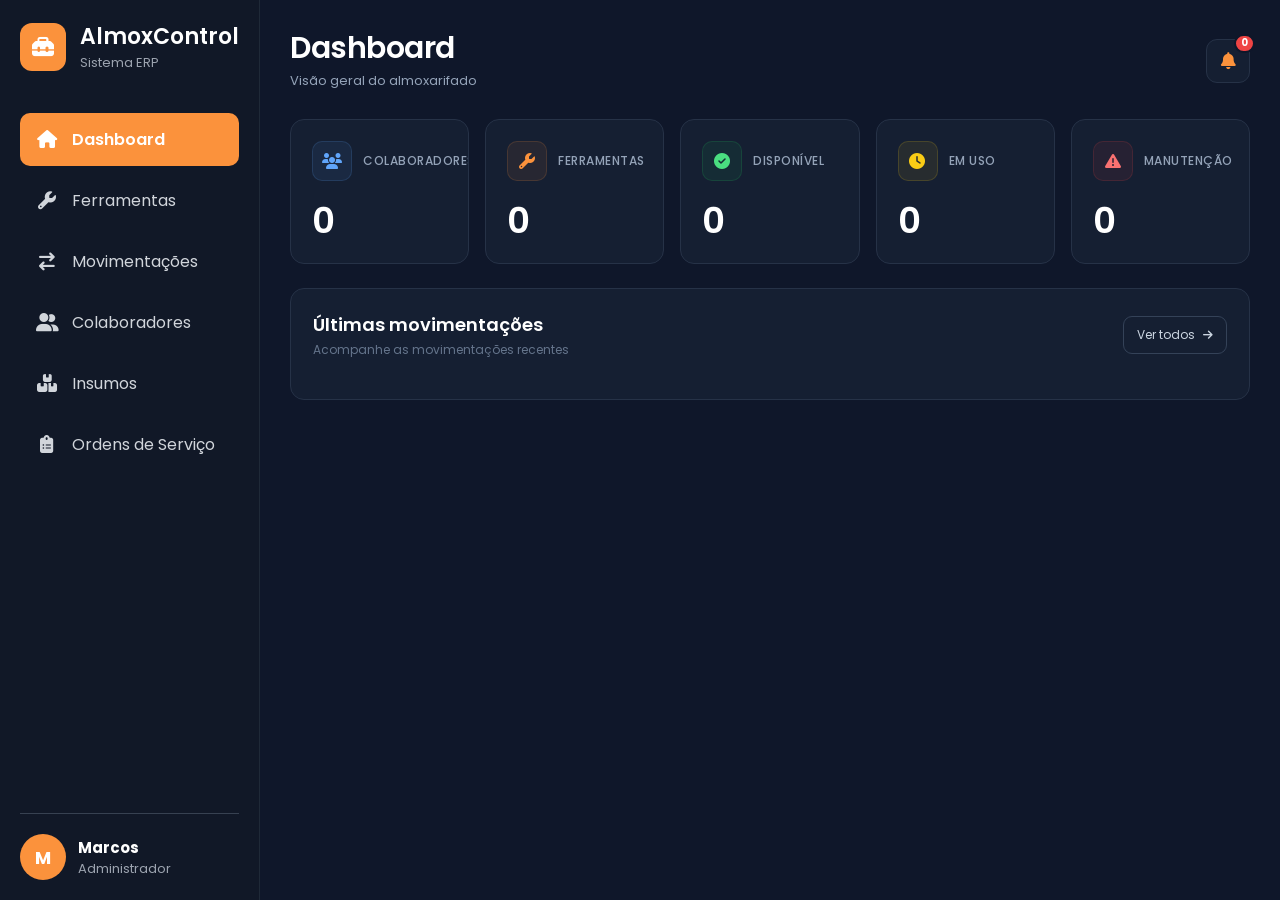
<file: index.html>
<!doctype html>
<html lang="pt-BR">
  <head>
    <meta charset="UTF-8" />

    <meta name="viewport" content="width=device-width, initial-scale=1.0" />

    <title>Dashboard | AlmoxControl</title>

    <!-- ========================================
         FONTES
    ========================================= -->

    <link rel="preconnect" href="https://fonts.googleapis.com" />

    <link rel="preconnect" href="https://fonts.gstatic.com" crossorigin />

    <link
      href="https://fonts.googleapis.com/css2?family=Poppins:wght@300;400;500;600;700&display=swap"
      rel="stylesheet"
    />

    <!-- ========================================
         ÍCONES
    ========================================= -->

    <link
      rel="stylesheet"
      href="https://cdnjs.cloudflare.com/ajax/libs/font-awesome/6.5.0/css/all.min.css"
    />

    <!-- ========================================
         ESTILOS
    ========================================= -->

    <link rel="stylesheet" href="css/style.css" />

    <link rel="stylesheet" href="css/sidebar.css" />

    <link rel="stylesheet" href="css/dashboard.css" />

    <!-- ========================================
         FAVICON
    ========================================= -->

    <link rel="icon" type="image/jpeg" href="./assets/img/icon.jpg" />
  </head>

  <body>
    <!-- ========================================
         CONTAINER PRINCIPAL
    ========================================= -->

    <div class="container">
      <!-- ========================================
             SIDEBAR
        ========================================= -->

      <nav class="nav-container">
        <!-- LOGO / CABEÇALHO -->

        <div class="sidebar-header">
          <i class="fa-solid fa-toolbox"></i>

          <div>
            <h1>AlmoxControl</h1>

            <span> Sistema ERP </span>
          </div>
        </div>

        <!-- MENU -->

        <ul class="menu">
          <!-- DASHBOARD -->

          <li>
            <a class="active" href="index.html">
              <i class="fa-solid fa-house"></i>

              <span> Dashboard </span>
            </a>
          </li>

          <!-- FERRAMENTAS -->

          <li>
            <a href="ferramentas.html">
              <i class="fa-solid fa-wrench"></i>

              <span> Ferramentas </span>
            </a>
          </li>

          <!-- MOVIMENTAÇÕES -->

          <li>
            <a href="movimentacao.html">
              <i class="fa-solid fa-arrow-right-arrow-left"></i>

              <span> Movimentações </span>
            </a>
          </li>

          <!-- COLABORADORES -->

          <li>
            <a href="colaboradores.html">
              <i class="fa-solid fa-user-group"></i>

              <span> Colaboradores </span>
            </a>
          </li>
           <li>
            <a  href="almoxarifado.html">
              <i class="fa-solid fa-boxes-stacked"></i>
              <span>Insumos</span>
            </a>
          </li>
          <li>
                <a href="os.html">
                    <i class="fa-solid fa-clipboard-list"></i>
                    <span>Ordens de Serviço</span>
                </a>
            </li>
        </ul>

        <!-- USUÁRIO -->

        <div class="sidebar-footer">
          <div class="avatar">M</div>

          <div>
            <strong> Marcos </strong>

            <span> Administrador </span>
          </div>
        </div>
      </nav>

      <!-- ========================================
             CONTEÚDO PRINCIPAL
        ========================================= -->

      <div class="content">
        <!-- ========================================
                 CABEÇALHO DO DASHBOARD
            ========================================= -->

        <header class="container-topo">
          <!-- TÍTULO -->

          <div class="titulo-dashboard">
            <h2>Dashboard</h2>

            <p>Visão geral do almoxarifado</p>
          </div>

          <!-- ========================================
                     NOTIFICAÇÕES
                ========================================= -->

          <div class="area-notificacao">
            <!-- BOTÃO -->

            <button
              type="button"
              id="btnNotificacao"
              class="btn-notificacao"
              aria-label="Abrir notificações"
            >
              <i class="fa-solid fa-bell"></i>

              <span id="contadorNotificacao"> 0 </span>
            </button>

            <!-- PAINEL -->

            <div id="painelNotificacao" class="painel-notificacao">
              <!-- CABEÇALHO DO PAINEL -->

              <div class="notificacao-header">
                <h3>Notificações</h3>
              </div>

              <!-- LISTA -->

              <div id="listaNotificacoes">
                <!--
                                Notificações inseridas
                                pelo JavaScript
                            -->
              </div>
            </div>
          </div>
        </header>

        <!-- ========================================
                 CONTEÚDO DO DASHBOARD
            ========================================= -->

        <main>
          <!-- ========================================
                     CARDS DE RESUMO
                ========================================= -->

          <section class="cards-dashboard" aria-label="Resumo do almoxarifado">
            <!-- ==================================
                         COLABORADORES
                    ================================== -->

            <article class="card">
              <h3>
                <i class="fa-solid fa-users"></i>

                <span> Colaboradores </span>
              </h3>

              <span id="colaboradores"> 0 </span>
            </article>

            <!-- ==================================
                         FERRAMENTAS
                    ================================== -->

            <article class="card">
              <h3>
                <i class="fa-solid fa-wrench"></i>

                <span> Ferramentas </span>
              </h3>

              <span id="ferramentas"> 0 </span>
            </article>

            <!-- ==================================
                         DISPONÍVEIS
                    ================================== -->

            <article class="card disponivel">
              <h3>
                <i class="fa-solid fa-circle-check"></i>

                <span> Disponível </span>
              </h3>

              <span id="disponivel"> 0 </span>
            </article>

            <!-- ==================================
                         EM USO
                    ================================== -->

            <article class="card uso">
              <h3>
                <i class="fa-solid fa-clock"></i>

                <span> Em uso </span>
              </h3>

              <span id="uso"> 0 </span>
            </article>

            <!-- ==================================
                         MANUTENÇÃO
                    ================================== -->

            <article class="card manutencao">
              <h3>
                <i class="fa-solid fa-triangle-exclamation"></i>

                <span> Manutenção </span>
              </h3>

              <span id="manutencao"> 0 </span>
            </article>
          </section>

          <!-- ========================================
                     ÚLTIMAS MOVIMENTAÇÕES
                ========================================= -->

          <section class="movimentacoes">
            <!-- CABEÇALHO -->

            <div class="movimentacoes-header">
              <div>
                <h2>Últimas movimentações</h2>

                <p>Acompanhe as movimentações recentes</p>
              </div>

              <button type="button" id="btnVerMovimentacoes">
                <span> Ver todos </span>

                <i class="fa-solid fa-arrow-right"></i>
              </button>
            </div>

            <!-- LISTA -->

            <div id="listaUltimasMovimentacoes">
              <!--
                            Movimentações inseridas
                            pelo JavaScript
                        -->
            </div>
          </section>
        </main>
      </div>
    </div>

    <!-- ========================================
         JAVASCRIPT
    ========================================= -->

    <script src="js/config.js"></script>

    <script src="js/storage.js"></script>

    <script src="js/utils.js"></script>

    <script src="js/app.js"></script>

    <script src="js/notificacoes.js"></script>

    <script src="js/dashboard.js"></script>
  </body>
</html>
</file>
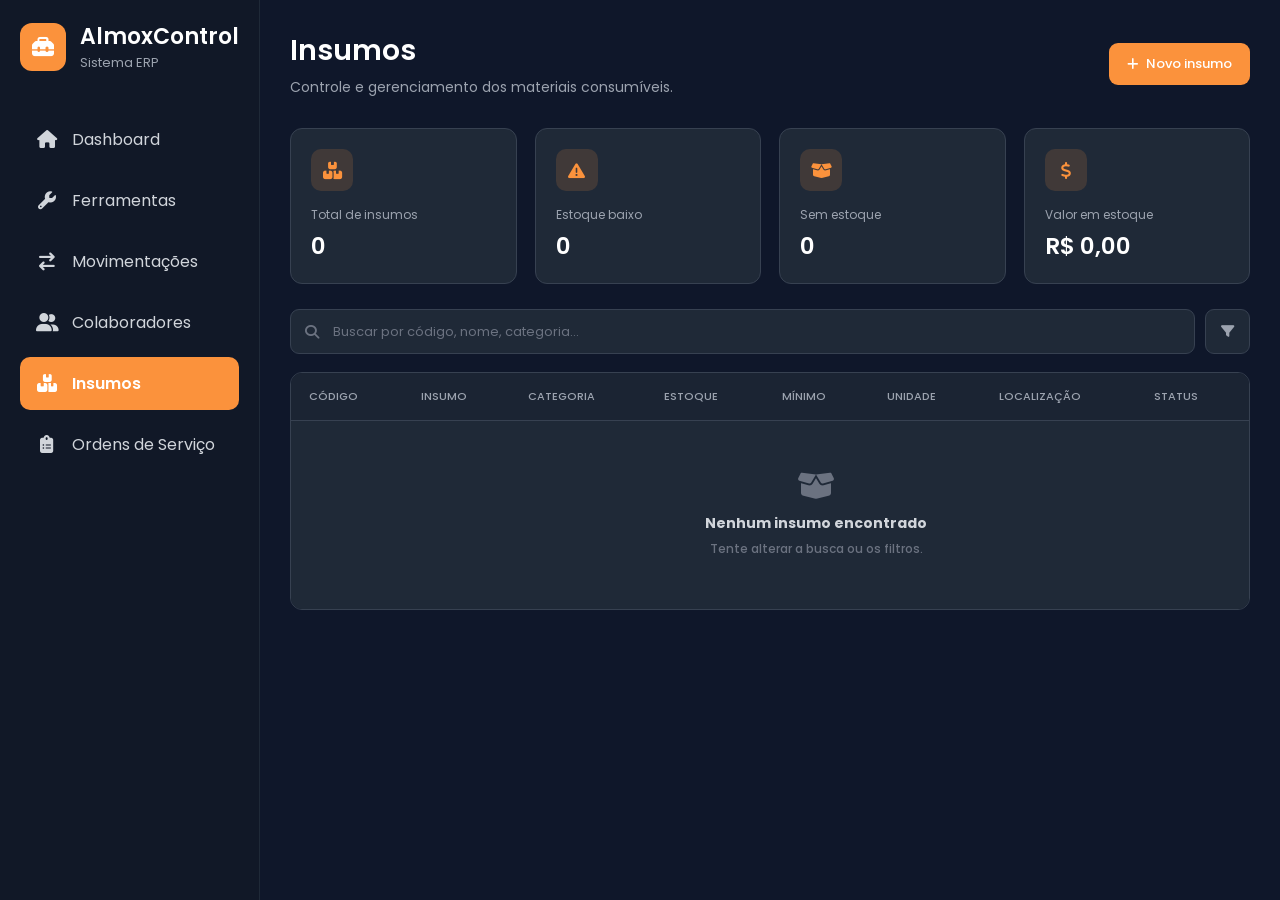
<file: almoxarifado.html>
<!DOCTYPE html>
<html lang="pt-BR">

<head>
    <meta charset="UTF-8">
    <meta name="viewport" content="width=device-width, initial-scale=1.0">

    <title>Insumos | AlmoxControl</title>

    <!-- Google Fonts -->
    <link rel="preconnect" href="https://fonts.googleapis.com">
    <link rel="preconnect" href="https://fonts.gstatic.com" crossorigin>

    <link
        href="https://fonts.googleapis.com/css2?family=Poppins:wght@300;400;500;600;700&display=swap"
        rel="stylesheet"
    >

    <!-- Font Awesome -->
    <link
        rel="stylesheet"
        href="https://cdnjs.cloudflare.com/ajax/libs/font-awesome/6.5.2/css/all.min.css"
    >

    <!-- CSS -->
    <link rel="stylesheet" href="css/style.css">
    <link rel="stylesheet" href="css/sidebar.css">
    <link rel="stylesheet" href="css/almoxarifado.css">
</head>

<body>

    <div class="container">

        <!-- =====================================================
             SIDEBAR
        ====================================================== -->

        <nav class="nav-container">

            <div class="sidebar-header">

                <i class="fa-solid fa-toolbox"></i>

                <div>
                    <h1>AlmoxControl</h1>
                    <span>Sistema ERP</span>
                </div>

            </div>

            <ul class="menu">

                <li>
                    <a href="index.html">
                        <i class="fa-solid fa-house"></i>
                        <span>Dashboard</span>
                    </a>
                </li>

                <li>
                    <a href="ferramentas.html">
                        <i class="fa-solid fa-wrench"></i>
                        <span>Ferramentas</span>
                    </a>
                </li>

                <li>
                    <a href="movimentacao.html">
                        <i class="fa-solid fa-arrow-right-arrow-left"></i>
                        <span>Movimentações</span>
                    </a>
                </li>

                <li>
                    <a href="colaboradores.html">
                        <i class="fa-solid fa-user-group"></i>
                        <span>Colaboradores</span>
                    </a>
                </li>

                <li>
                    <a class="active" href="almoxarifado.html">
                        <i class="fa-solid fa-boxes-stacked"></i>
                        <span>Insumos</span>
                    </a>
                </li>
                <li>
                <a href="os.html">
                    <i class="fa-solid fa-clipboard-list"></i>
                    <span>Ordens de Serviço</span>
                </a>
            </li>

            </ul>

        </nav>


        <!-- =====================================================
             CONTEÚDO PRINCIPAL
        ====================================================== -->

        <main>

            <!-- CABEÇALHO -->

            <header class="page-header">

                <div class="page-title">

                    <h2>Insumos</h2>

                    <p>
                        Controle e gerenciamento dos materiais consumíveis.
                    </p>

                </div>

                <button
                    type="button"
                    class="btn-primary"
                    id="btnNovoInsumo"
                >
                    <i class="fa-solid fa-plus"></i>
                    Novo insumo
                </button>

            </header>


            <!-- =================================================
                 CARDS
            ================================================== -->

            <section class="insumos-cards">

                <div class="insumo-card">

                    <div class="card-icon">
                        <i class="fa-solid fa-boxes-stacked"></i>
                    </div>

                    <h3>Total de insumos</h3>

                    <strong id="totalInsumos">
                        0
                    </strong>

                </div>


                <div class="insumo-card">

                    <div class="card-icon">
                        <i class="fa-solid fa-triangle-exclamation"></i>
                    </div>

                    <h3>Estoque baixo</h3>

                    <strong id="estoqueBaixo">
                        0
                    </strong>

                </div>


                <div class="insumo-card">

                    <div class="card-icon">
                        <i class="fa-solid fa-box-open"></i>
                    </div>

                    <h3>Sem estoque</h3>

                    <strong id="semEstoque">
                        0
                    </strong>

                </div>


                <div class="insumo-card">

                    <div class="card-icon">
                        <i class="fa-solid fa-dollar-sign"></i>
                    </div>

                    <h3>Valor em estoque</h3>

                    <strong id="valorEstoque">
                        R$ 0,00
                    </strong>

                </div>

            </section>


            <!-- =================================================
                 BUSCA E FILTROS
            ================================================== -->

            <section class="toolbar">

                <div class="search-box">

                    <i class="fa-solid fa-magnifying-glass"></i>

                    <input
                        type="text"
                        id="campoBusca"
                        placeholder="Buscar por código, nome, categoria..."
                        autocomplete="off"
                    >

                </div>


                <button
                    type="button"
                    class="btn-filter"
                    id="btnFiltros"
                    title="Filtrar insumos"
                >
                    <i class="fa-solid fa-filter"></i>
                </button>

            </section>


            <!-- =================================================
                 TABELA
            ================================================== -->

            <section class="table-container">

                <table class="insumos-table">

                    <thead>

                        <tr>
                            <th>Código</th>
                            <th>Insumo</th>
                            <th>Categoria</th>
                            <th>Estoque</th>
                            <th>Mínimo</th>
                            <th>Unidade</th>
                            <th>Localização</th>
                            <th>Status</th>
                            <th>Ações</th>
                        </tr>

                    </thead>

                    <tbody id="tabelaInsumosBody">
                        <!-- Preenchido pelo JavaScript -->
                    </tbody>

                </table>

            </section>

        </main>

    </div>


    <!-- =========================================================
         MODAL - NOVO INSUMO
    ========================================================== -->

    <div
        class="modal-overlay"
        id="modalInsumo"
    >

        <div class="modal">

            <div class="modal-header">

                <div>
                    <h3>Novo insumo</h3>

                    <p>
                        Cadastre um novo material no estoque.
                    </p>
                </div>

                <button
                    type="button"
                    class="modal-close"
                    data-fechar-modal="modalInsumo"
                    title="Fechar"
                >
                    <i class="fa-solid fa-xmark"></i>
                </button>

            </div>


            <form id="formInsumo">

                <div class="form-grid">

                    <!-- CÓDIGO -->

                    <div class="form-group">

                        <label for="codigoInsumo">
                            Código
                        </label>

                        <input
                            type="text"
                            id="codigoInsumo"
                            placeholder="Ex: INS005"
                            maxlength="30"
                            required
                        >

                    </div>


                    <!-- NOME -->

                    <div class="form-group">

                        <label for="nomeInsumo">
                            Nome do insumo
                        </label>

                        <input
                            type="text"
                            id="nomeInsumo"
                            placeholder="Ex: Óleo 15W40"
                            maxlength="100"
                            required
                        >

                    </div>


                    <!-- CATEGORIA -->

                    <div class="form-group">

                        <label for="categoriaInsumo">
                            Categoria
                        </label>

                        <select
                            id="categoriaInsumo"
                            required
                        >

                            <option value="">
                                Selecione uma categoria
                            </option>

                            <option value="Óleos">
                                Óleos
                            </option>

                            <option value="Lubrificantes">
                                Lubrificantes
                            </option>

                            <option value="Fixadores">
                                Fixadores
                            </option>

                            <option value="Filtros">
                                Filtros
                            </option>

                            <option value="Elétrica">
                                Elétrica
                            </option>

                            <option value="Limpeza">
                                Limpeza
                            </option>

                            <option value="Outros">
                                Outros
                            </option>

                        </select>

                    </div>


                    <!-- UNIDADE -->

                    <div class="form-group">

                        <label for="unidadeInsumo">
                            Unidade
                        </label>

                        <select
                            id="unidadeInsumo"
                            required
                        >

                            <option value="">
                                Selecione
                            </option>

                            <option value="Unidade">
                                Unidade
                            </option>

                            <option value="Litros">
                                Litros
                            </option>

                            <option value="Kg">
                                Kg
                            </option>

                            <option value="Metros">
                                Metros
                            </option>

                            <option value="Caixa">
                                Caixa
                            </option>

                            <option value="Pacote">
                                Pacote
                            </option>

                        </select>

                    </div>


                    <!-- ESTOQUE INICIAL -->

                    <div class="form-group">

                        <label for="estoqueInsumo">
                            Estoque inicial
                        </label>

                        <input
                            type="number"
                            id="estoqueInsumo"
                            min="0"
                            step="0.01"
                            placeholder="0"
                            required
                        >

                        <small>
                            O estoque inicial será registrado como entrada.
                        </small>

                    </div>


                    <!-- ESTOQUE MÍNIMO -->

                    <div class="form-group">

                        <label for="estoqueMinimoInsumo">
                            Estoque mínimo
                        </label>

                        <input
                            type="number"
                            id="estoqueMinimoInsumo"
                            min="0"
                            step="0.01"
                            placeholder="0"
                            required
                        >

                    </div>


                    <!-- VALOR -->

                    <div class="form-group">

                        <label for="valorInsumo">
                            Valor unitário
                        </label>

                        <div class="input-money">

                            <span>R$</span>

                            <input
                                type="number"
                                id="valorInsumo"
                                min="0"
                                step="0.01"
                                placeholder="0,00"
                            >

                        </div>

                    </div>


                    <!-- LOCALIZAÇÃO -->

                    <div class="form-group">

                        <label for="localizacaoInsumo">
                            Localização
                        </label>

                        <input
                            type="text"
                            id="localizacaoInsumo"
                            placeholder="Ex: Container 2"
                            maxlength="100"
                            required
                        >

                    </div>


                    <!-- FORNECEDOR -->

                    <div class="form-group form-full">

                        <label for="fornecedorInsumo">
                            Fornecedor
                        </label>

                        <input
                            type="text"
                            id="fornecedorInsumo"
                            placeholder="Nome do fornecedor"
                            maxlength="100"
                        >

                    </div>

                </div>


                <div class="modal-footer">

                    <button
                        type="button"
                        class="btn-secondary"
                        data-fechar-modal="modalInsumo"
                    >
                        Cancelar
                    </button>

                    <button
                        type="submit"
                        class="btn-primary"
                    >

                        <i class="fa-solid fa-check"></i>

                        Cadastrar insumo

                    </button>

                </div>

            </form>

        </div>

    </div>


    <!-- =========================================================
         MODAL - EDITAR INSUMO
    ========================================================== -->

    <div
        class="modal-overlay"
        id="modalEditar"
    >

        <div class="modal">

            <div class="modal-header">

                <div>

                    <h3>Editar insumo</h3>

                    <p>
                        Atualize as informações do material.
                    </p>

                </div>

                <button
                    type="button"
                    class="modal-close"
                    data-fechar-modal="modalEditar"
                >
                    <i class="fa-solid fa-xmark"></i>
                </button>

            </div>


            <form id="formEditar">

                <input
                    type="hidden"
                    id="editarId"
                >

                <div class="form-grid">

                    <div class="form-group">

                        <label>
                            Código
                        </label>

                        <input
                            type="text"
                            id="editarCodigo"
                            disabled
                        >

                    </div>


                    <div class="form-group">

                        <label for="editarNome">
                            Nome do insumo
                        </label>

                        <input
                            type="text"
                            id="editarNome"
                            maxlength="100"
                            required
                        >

                    </div>


                    <div class="form-group">

                        <label for="editarCategoria">
                            Categoria
                        </label>

                        <select
                            id="editarCategoria"
                            required
                        >

                            <option value="Óleos">Óleos</option>
                            <option value="Lubrificantes">Lubrificantes</option>
                            <option value="Fixadores">Fixadores</option>
                            <option value="Filtros">Filtros</option>
                            <option value="Elétrica">Elétrica</option>
                            <option value="Limpeza">Limpeza</option>
                            <option value="Outros">Outros</option>

                        </select>

                    </div>


                    <div class="form-group">

                        <label for="editarUnidade">
                            Unidade
                        </label>

                        <select
                            id="editarUnidade"
                            required
                        >

                            <option value="Unidade">Unidade</option>
                            <option value="Litros">Litros</option>
                            <option value="Kg">Kg</option>
                            <option value="Metros">Metros</option>
                            <option value="Caixa">Caixa</option>
                            <option value="Pacote">Pacote</option>

                        </select>

                    </div>


                    <div class="form-group">

                        <label for="editarMinimo">
                            Estoque mínimo
                        </label>

                        <input
                            type="number"
                            id="editarMinimo"
                            min="0"
                            step="0.01"
                            required
                        >

                    </div>


                    <div class="form-group">

                        <label for="editarValor">
                            Valor unitário
                        </label>

                        <div class="input-money">

                            <span>R$</span>

                            <input
                                type="number"
                                id="editarValor"
                                min="0"
                                step="0.01"
                            >

                        </div>

                    </div>


                    <div class="form-group">

                        <label for="editarLocalizacao">
                            Localização
                        </label>

                        <input
                            type="text"
                            id="editarLocalizacao"
                            maxlength="100"
                            required
                        >

                    </div>


                    <div class="form-group">

                        <label for="editarFornecedor">
                            Fornecedor
                        </label>

                        <input
                            type="text"
                            id="editarFornecedor"
                            maxlength="100"
                        >

                    </div>

                </div>


                <div class="modal-footer">

                    <button
                        type="button"
                        class="btn-secondary"
                        data-fechar-modal="modalEditar"
                    >
                        Cancelar
                    </button>

                    <button
                        type="submit"
                        class="btn-primary"
                    >

                        <i class="fa-solid fa-floppy-disk"></i>

                        Salvar alterações

                    </button>

                </div>

            </form>

        </div>

    </div>


    <!-- =========================================================
         MODAL - MOVIMENTAÇÃO
    ========================================================== -->

    <div
        class="modal-overlay"
        id="modalMovimentacao"
    >

        <div class="modal modal-small">

            <div class="modal-header">

                <div>

                    <h3>Movimentar estoque</h3>

                    <p id="movimentacaoDescricao">
                        Registre uma entrada ou consumo.
                    </p>

                </div>

                <button
                    type="button"
                    class="modal-close"
                    data-fechar-modal="modalMovimentacao"
                >
                    <i class="fa-solid fa-xmark"></i>
                </button>

            </div>


            <form id="formMovimentacao">

                <input
                    type="hidden"
                    id="movimentacaoId"
                >


                <div class="movement-item">

                    <span class="movement-item-label">
                        Insumo
                    </span>

                    <strong id="movimentacaoNome">
                        -
                    </strong>

                    <small id="movimentacaoEstoqueAtual">
                        Estoque atual: 0
                    </small>

                </div>


                <div class="form-group">

                    <label for="tipoMovimentacao">
                        Tipo de movimentação
                    </label>

                    <select id="tipoMovimentacao" required>

                        <option value="entrada">
                            Entrada
                        </option>

                        <option value="consumo">
                            Consumo
                        </option>

                    </select>

                </div>


                <div class="form-group">

                    <label for="quantidadeMovimentacao">
                        Quantidade
                    </label>

                    <input
                        type="number"
                        id="quantidadeMovimentacao"
                        min="0.01"
                        step="0.01"
                        placeholder="Informe a quantidade"
                        required
                    >

                </div>


                <div class="form-group">

                    <label for="observacaoMovimentacao">
                        Observação
                    </label>

                    <textarea
                        id="observacaoMovimentacao"
                        rows="4"
                        maxlength="300"
                        placeholder="Ex: Compra para reposição do estoque."
                    ></textarea>

                </div>


                <div class="modal-footer">

                    <button
                        type="button"
                        class="btn-secondary"
                        data-fechar-modal="modalMovimentacao"
                    >
                        Cancelar
                    </button>

                    <button
                        type="submit"
                        class="btn-primary"
                    >

                        <i class="fa-solid fa-check"></i>

                        Confirmar movimentação

                    </button>

                </div>

            </form>

        </div>

    </div>


    <!-- =========================================================
         MODAL - VISUALIZAÇÃO
    ========================================================== -->

    <div
        class="modal-overlay"
        id="modalVisualizar"
    >

        <div class="modal modal-view">

            <div class="modal-header">

                <div>

                    <h3 id="visualizarNome">
                        Insumo
                    </h3>

                    <p id="visualizarCodigo">
                        -
                    </p>

                </div>

                <button
                    type="button"
                    class="modal-close"
                    data-fechar-modal="modalVisualizar"
                >
                    <i class="fa-solid fa-xmark"></i>
                </button>

            </div>


            <div class="view-content">

                <div class="view-grid">

                    <div class="view-item">
                        <span>Categoria</span>
                        <strong id="visualizarCategoria">-</strong>
                    </div>

                    <div class="view-item">
                        <span>Status</span>
                        <strong id="visualizarStatus">-</strong>
                    </div>

                    <div class="view-item">
                        <span>Estoque atual</span>
                        <strong id="visualizarEstoque">-</strong>
                    </div>

                    <div class="view-item">
                        <span>Estoque mínimo</span>
                        <strong id="visualizarMinimo">-</strong>
                    </div>

                    <div class="view-item">
                        <span>Unidade</span>
                        <strong id="visualizarUnidade">-</strong>
                    </div>

                    <div class="view-item">
                        <span>Valor unitário</span>
                        <strong id="visualizarValor">-</strong>
                    </div>

                    <div class="view-item">
                        <span>Localização</span>
                        <strong id="visualizarLocalizacao">-</strong>
                    </div>

                    <div class="view-item">
                        <span>Fornecedor</span>
                        <strong id="visualizarFornecedor">-</strong>
                    </div>

                </div>


                <div class="history-section">

                    <div class="section-title">

                        <h4>
                            <i class="fa-solid fa-clock-rotate-left"></i>
                            Últimas movimentações
                        </h4>

                    </div>

                    <div
                        class="history-list"
                        id="historicoInsumo"
                    >
                        <!-- Histórico preenchido pelo JS -->
                    </div>

                </div>

            </div>

        </div>

    </div>


    <!-- =========================================================
         MODAL - FILTROS
    ========================================================== -->

    <div
        class="modal-overlay"
        id="modalFiltros"
    >

        <div class="modal modal-small">

            <div class="modal-header">

                <div>

                    <h3>Filtrar insumos</h3>

                    <p>
                        Refine os resultados da tabela.
                    </p>

                </div>

                <button
                    type="button"
                    class="modal-close"
                    data-fechar-modal="modalFiltros"
                >
                    <i class="fa-solid fa-xmark"></i>
                </button>

            </div>


            <form id="formFiltros">

                <div class="form-group">

                    <label for="filtroCategoria">
                        Categoria
                    </label>

                    <select id="filtroCategoria">

                        <option value="">
                            Todas as categorias
                        </option>

                        <option value="Óleos">Óleos</option>
                        <option value="Lubrificantes">Lubrificantes</option>
                        <option value="Fixadores">Fixadores</option>
                        <option value="Filtros">Filtros</option>
                        <option value="Elétrica">Elétrica</option>
                        <option value="Limpeza">Limpeza</option>
                        <option value="Outros">Outros</option>

                    </select>

                </div>


                <div class="form-group">

                    <label for="filtroStatus">
                        Status
                    </label>

                    <select id="filtroStatus">

                        <option value="">
                            Todos os status
                        </option>

                        <option value="Em estoque">
                            Em estoque
                        </option>

                        <option value="Estoque baixo">
                            Estoque baixo
                        </option>

                        <option value="Sem estoque">
                            Sem estoque
                        </option>

                    </select>

                </div>


                <div class="form-group">

                    <label for="filtroLocalizacao">
                        Localização
                    </label>

                    <input
                        type="text"
                        id="filtroLocalizacao"
                        placeholder="Ex: Container 2"
                    >

                </div>


                <div class="modal-footer">

                    <button
                        type="button"
                        class="btn-secondary"
                        id="limparFiltros"
                    >
                        Limpar filtros
                    </button>

                    <button
                        type="submit"
                        class="btn-primary"
                    >

                        <i class="fa-solid fa-filter"></i>

                        Aplicar filtros

                    </button>

                </div>

            </form>

        </div>

    </div>


    <!-- =========================================================
         TOAST
    ========================================================== -->

    <div
        class="toast"
        id="toast"
    >

        <i class="fa-solid fa-circle-check"></i>

        <span id="toastMensagem">
            Operação realizada.
        </span>

    </div>


    <!-- JAVASCRIPT -->

    <script src="js/almoxarifado.js"></script>

</body>

</html>
</file>
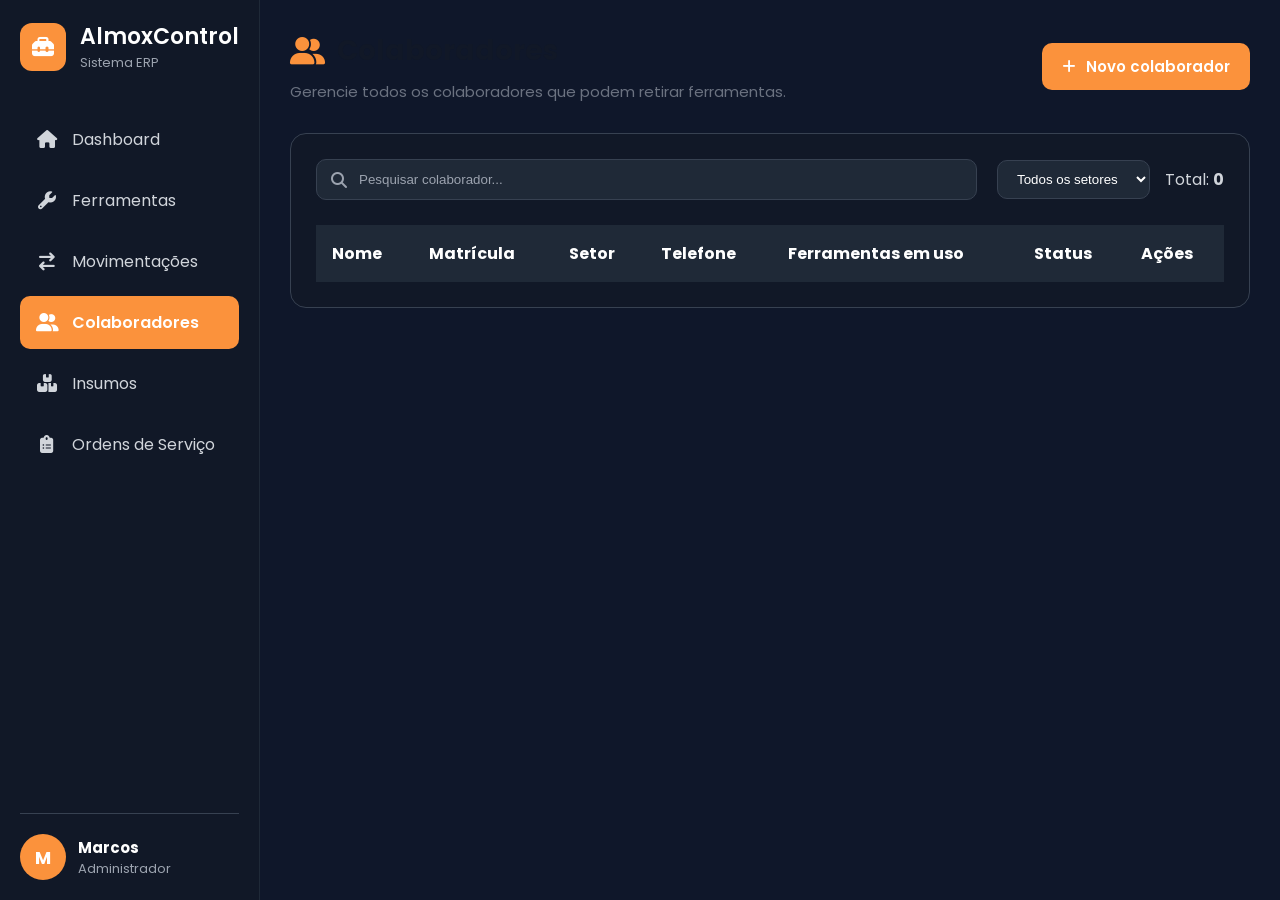
<file: colaboradores.html>
<!doctype html>
<html lang="pt-BR">
<head>
    <meta charset="UTF-8">
    <meta name="viewport" content="width=device-width, initial-scale=1.0">

    <title>Colaboradores | AlmoxControl</title>

    <link rel="stylesheet" href="css/style.css">
    <link rel="stylesheet" href="css/sidebar.css">
    <link rel="stylesheet" href="css/colaboradores.css">

    <link rel="stylesheet"
        href="https://cdnjs.cloudflare.com/ajax/libs/font-awesome/6.5.0/css/all.min.css">

    <link
        href="https://fonts.googleapis.com/css2?family=Poppins:wght@300;400;500;600;700&display=swap"
        rel="stylesheet">
</head>

<body>

<div class="container">

    <!-- SIDEBAR -->

    <nav class="nav-container">

        <div class="sidebar-header">

            <i class="fa-solid fa-toolbox"></i>

            <div>

                <h1>AlmoxControl</h1>

                <span>Sistema ERP</span>

            </div>

        </div>

        <ul class="menu">

            <li>

                <a href="index.html">

                    <i class="fa-solid fa-house"></i>

                    Dashboard

                </a>

            </li>

            <li>

                <a href="ferramentas.html">

                    <i class="fa-solid fa-wrench"></i>

                    Ferramentas

                </a>

            </li>

            <li>

                <a href="movimentacao.html">

                    <i class="fa-solid fa-arrow-right-arrow-left"></i>

                    Movimentações

                </a>

            </li>

            <li>

                <a class="active" href="colaboradores.html">

                    <i class="fa-solid fa-user-group"></i>

                    Colaboradores

                </a>

            </li>
            <li>
            <a href="almoxarifado.html">
              <i class="fa-solid fa-boxes-stacked"></i>
              <span>Insumos</span>
            </a>
          </li>
          <li>
                <a href="os.html">
                    <i class="fa-solid fa-clipboard-list"></i>
                    <span>Ordens de Serviço</span>
                </a>
            </li>

        </ul>

        <div class="sidebar-footer">

            <div class="avatar">M</div>

            <div>

                <strong>Marcos</strong>

                <span>Administrador</span>

            </div>

        </div>

    </nav>

    <!-- CONTEÚDO -->

    <main class="content">

        <!-- TOPO -->

        <header class="topo-colaborador">

            <div>

                <h2>

                    <i class="fa-solid fa-user-group"></i>

                    Colaboradores

                </h2>

                <p class="subtitulo">

                    Gerencie todos os colaboradores que podem retirar ferramentas.

                </p>

            </div>

            <button id="btnNovoColaborador" class="btn-colaborador">

                <i class="fa-solid fa-plus"></i>

                Novo colaborador

            </button>

        </header>

        <!-- TABELA -->

        <section class="card-tabela">

            <div class="barra-superior">

                <div class="pesquisa">

                    <i class="fa-solid fa-magnifying-glass"></i>

                    <input
                        id="pesquisaColaborador"
                        type="text"
                        placeholder="Pesquisar colaborador..."
                    >

                </div>

                <div class="filtros">

                    <select id="filtroColaboradores">

                        <option>Todos os setores</option>

                        <option>Mecânica</option>

                        <option>Elétrica</option>

                        <option>Produção</option>

                        <option>Almoxarifado</option>

                    </select>

                    <span class="contador">

                        Total:
                        <strong id="totalDeColaboradores">0</strong>

                    </span>

                </div>

            </div>

            <div class="table-responsive">

                <table id="tabelaColaboradores">

                    <thead>

                        <tr>

                            <th>Nome</th>

                            <th>Matrícula</th>

                            <th>Setor</th>

                            <th>Telefone</th>

                            <th>Ferramentas em uso</th>

                            <th>Status</th>

                            <th>Ações</th>

                        </tr>

                    </thead>

                    <tbody id="listaColaboradores"></tbody>

                </table>

            </div>

        </section>

        <!-- MODAL -->

        <div id="modalColaborador" class="modal">

            <div class="modal-content">

                <h2>Novo Colaborador</h2>

                <form id="formColaborador">

                    <label>Nome</label>

                    <input
                        id="nomeColaborador"
                        type="text"
                        placeholder="Digite o nome"
                        required
                    >

                    <label>Matrícula</label>

                    <input
                        id="matriculaColaborador"
                        type="text"
                        placeholder="Digite a matrícula"
                        required
                    >

                    <label>Setor</label>

                    <select id="setorColaborador">

                        <option value="">Selecione...</option>

                        <option>Mecânica</option>

                        <option>Elétrica</option>

                        <option>Produção</option>

                        <option>Almoxarifado</option>

                    </select>

                    <label>Telefone</label>

                    <input
                        id="telefoneColaborador"
                        type="tel"
                        placeholder="(11) 99999-9999"
                    >

                    <label>Status</label>

                    <select id="statusColaborador">

                        <option value="ativo">Ativo</option>

                        <option value="inativo">Inativo</option>

                    </select>

                    <label>Observação</label>

                    <textarea
                        id="observacaoColaborador"
                        placeholder="Observações..."
                    ></textarea>

                    <div class="botoes-modal">

                        <button
                            type="button"
                            id="fecharModalColaborador"
                        >

                            Cancelar

                        </button>

                        <button type="submit">

                            <i class="fa-solid fa-floppy-disk"></i>

                            Salvar

                        </button>

                    </div>

                </form>

            </div>

        </div>

    </main>

</div>

<script src="js/config.js"></script>
<script src="js/storage.js"></script>
<script src="js/utils.js"></script>
<script src="js/colaboradores.js"></script>
<script src="js/app.js"></script>

</body>
</html>
</file>
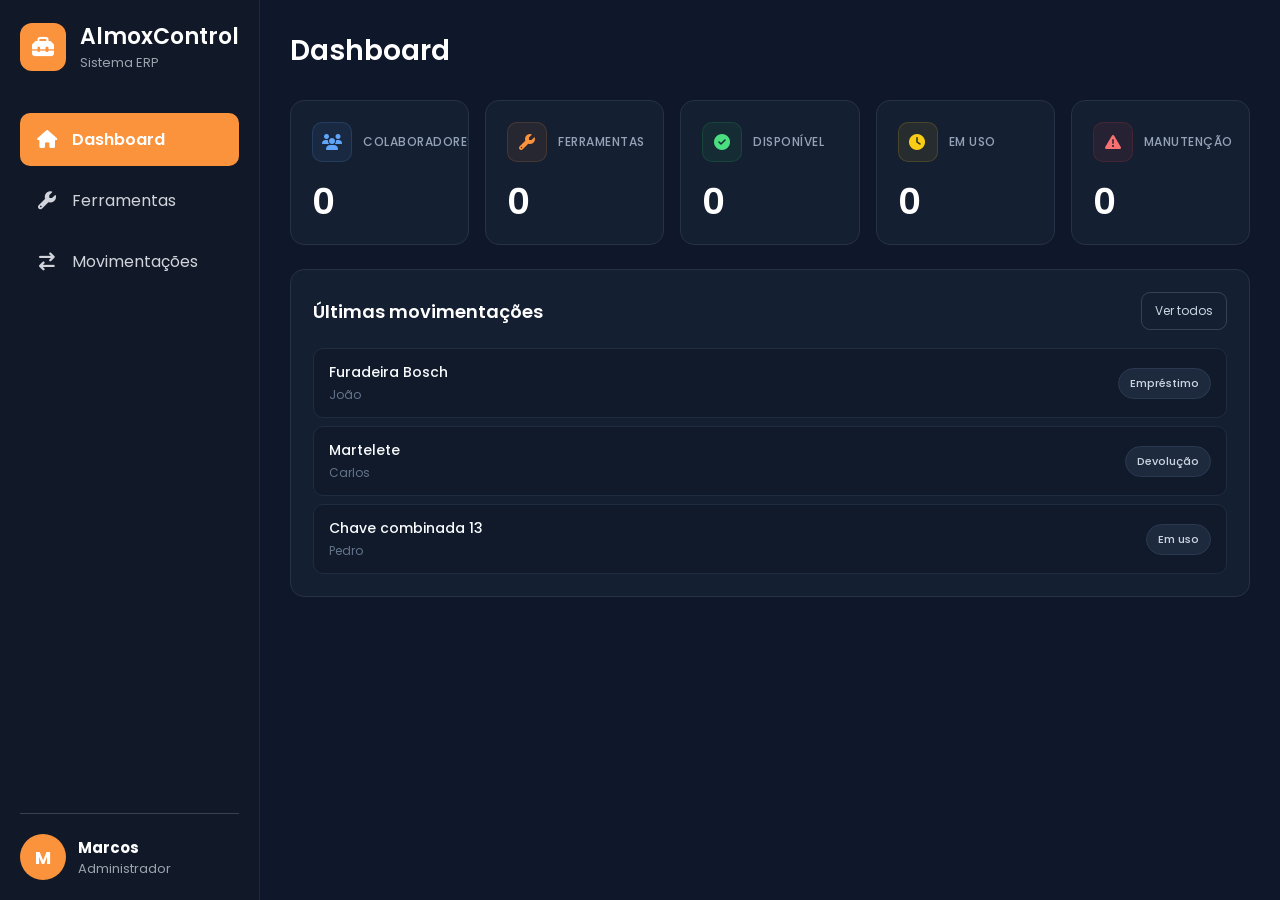
<file: dashboard.html>
<!doctype html>
<html lang="pt-br">
  <head>
    <meta charset="UTF-8" />
    <meta name="viewport" content="width=device-width, initial-scale=1.0" />

    <title>Dashboard | AlmoxControl</title>

    <link rel="stylesheet" href="css/style.css" />
    <link rel="stylesheet" href="css/dashboard.css" />
    <link rel="stylesheet" href="css/sidebar.css" />

    <link
      rel="stylesheet"
      href="https://cdnjs.cloudflare.com/ajax/libs/font-awesome/6.5.0/css/all.min.css"
    />

    <link rel="preconnect" href="https://fonts.googleapis.com" />

    <link
      href="https://fonts.googleapis.com/css2?family=Poppins:wght@300;400;500;600;700&display=swap"
      rel="stylesheet"
    />
  </head>

  <body>
    <div class="container">
      <!-- SIDEBAR -->

      <nav class="nav-container">
        <div class="sidebar-header">
          <i class="fa-solid fa-toolbox"></i>

          <div>
            <h1>AlmoxControl</h1>

            <span>Sistema ERP</span>
          </div>
        </div>

        <ul class="menu">
          <li>
            <a class="active" href="dashboard.html">
              <i class="fa-solid fa-house"></i>
              Dashboard
            </a>
          </li>

          <li>
            <a href="ferramentas.html">
              <i class="fa-solid fa-wrench"></i>
              Ferramentas
            </a>
          </li>

          <li>
            <a href="movimentacao.html">
              <i class="fa-solid fa-arrow-right-arrow-left"></i>
              Movimentações
            </a>
          </li>
        </ul>

        <div class="sidebar-footer">
          <div class="avatar">M</div>

          <div>
            <strong>Marcos</strong>

            <span>Administrador</span>
          </div>
        </div>
      </nav>

      <!-- CONTEÚDO -->

      <div class="content">
        <header class="container-topo">
          <h2>Dashboard</h2>
        </header>

        <main>
          <section class="cards-dashboard">
            <div class="card">
              <h3>
                <i class="fa-solid fa-users"></i>
                Colaboradores
              </h3>

              <span id="colaboradores"> 0 </span>
            </div>

            <div class="card">
              <h3>
                <i class="fa-solid fa-wrench"></i>

                Ferramentas
              </h3>

              <span id="ferramentas"> 0 </span>
            </div>

            <div class="card disponivel">
              <h3>
                <i class="fa-solid fa-circle-check"></i>

                Disponível
              </h3>

              <span id="disponivel"> 0 </span>
            </div>

            <div class="card uso">
              <h3>
                <i class="fa-solid fa-clock"></i>

                Em uso
              </h3>

              <span id="uso"> 0 </span>
            </div>

            <div class="card manutencao">
              <h3>
                <i class="fa-solid fa-triangle-exclamation"></i>

                Manutenção
              </h3>

              <span id="manutencao"> 0 </span>
            </div>
          </section>

          <section class="movimentacoes">
            <div class="movimentacoes-header">
              <h2>Últimas movimentações</h2>

              <button>Ver todos</button>
            </div>

            <div class="movimento">
              <div>
                <h3>Furadeira Bosch</h3>

                <p>João</p>
              </div>

              <span> Empréstimo </span>
            </div>

            <div class="movimento">
              <div>
                <h3>Martelete</h3>

                <p>Carlos</p>
              </div>

              <span> Devolução </span>
            </div>

            <div class="movimento">
              <div>
                <h3>Chave combinada 13</h3>

                <p>Pedro</p>
              </div>

              <span> Em uso </span>
            </div>
          </section>
        </main>
      </div>
    </div>
  </body>
</html>
</file>
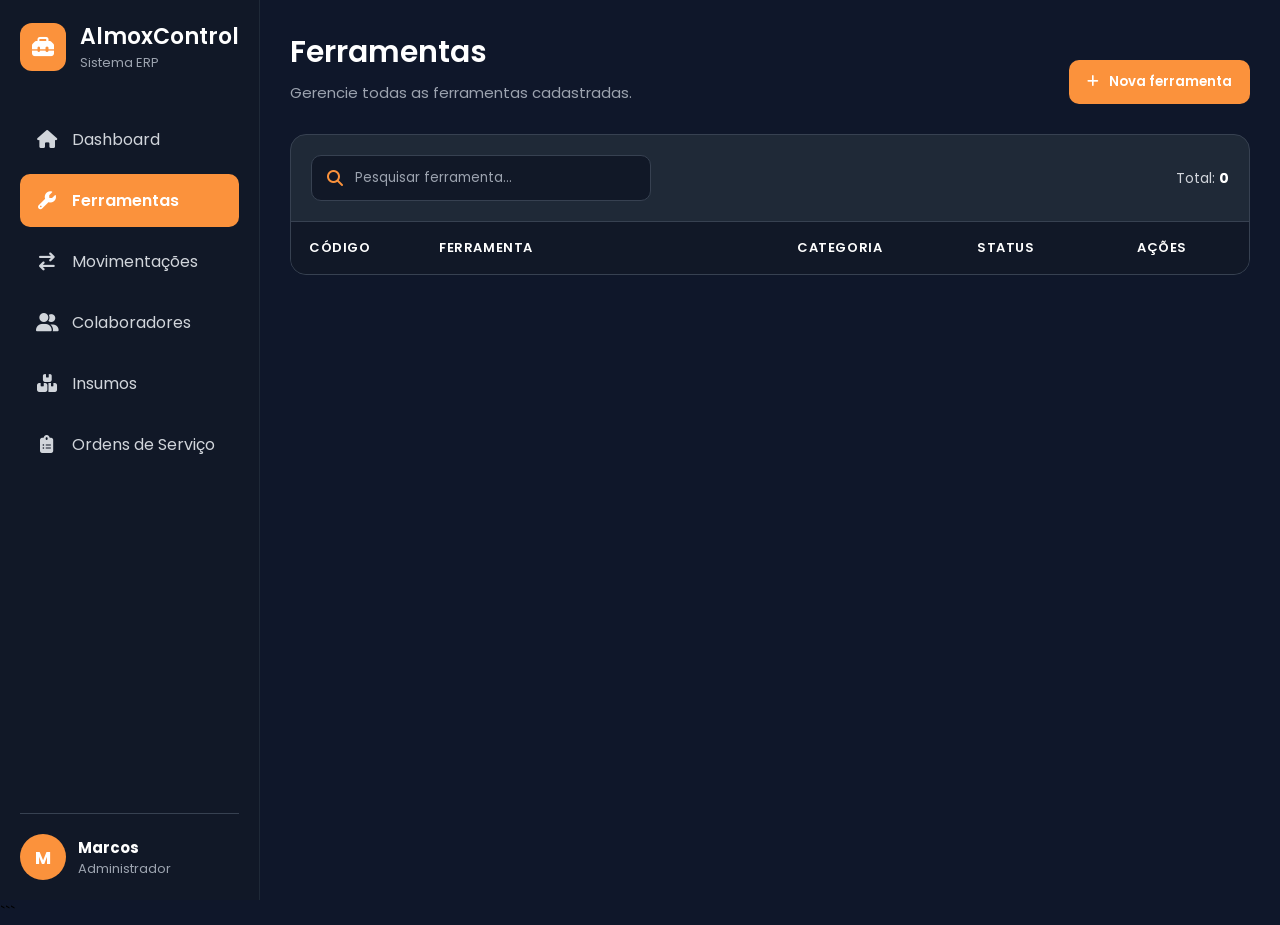
<file: ferramentas.html>
<!DOCTYPE html>
<html lang="pt-BR">

<head>
    <meta charset="UTF-8">
    <meta name="viewport" content="width=device-width, initial-scale=1.0">

    <title>Ferramentas | AlmoxControl</title>

    <!-- Fontes -->
    <link rel="preconnect" href="https://fonts.googleapis.com">
    <link rel="preconnect" href="https://fonts.gstatic.com" crossorigin>

    <link
        href="https://fonts.googleapis.com/css2?family=Poppins:wght@300;400;500;600;700&display=swap"
        rel="stylesheet"
    >

    <!-- Ícones -->
    <link
        rel="stylesheet"
        href="https://cdnjs.cloudflare.com/ajax/libs/font-awesome/6.5.0/css/all.min.css"
    >

    <!-- Estilos -->
    <link rel="stylesheet" href="css/style.css">
    <link rel="stylesheet" href="css/sidebar.css">
    <link rel="stylesheet" href="css/ferramenta.css">

    <!-- Favicon -->
    <link rel="icon" type="image/jpeg" href="./assets/img/icon.jpg">
</head>

<body>

    <div class="container">

        <!-- =========================
             SIDEBAR
        ========================== -->

        <nav class="nav-container">

            <div class="sidebar-header">

                <i class="fa-solid fa-toolbox"></i>

                <div>
                    <h1>AlmoxControl</h1>
                    <span>Sistema ERP</span>
                </div>

            </div>


            <ul class="menu">

                <li>
                    <a href="index.html">
                        <i class="fa-solid fa-house"></i>
                        <span>Dashboard</span>
                    </a>
                </li>

                <li>
                    <a
                        class="active"
                        href="ferramentas.html"
                    >
                        <i class="fa-solid fa-wrench"></i>
                        <span>Ferramentas</span>
                    </a>
                </li>

                <li>
                    <a href="movimentacao.html">
                        <i class="fa-solid fa-arrow-right-arrow-left"></i>
                        <span>Movimentações</span>
                    </a>
                </li>

                <li>
                    <a href="colaboradores.html">
                        <i class="fa-solid fa-user-group"></i>
                        <span>Colaboradores</span>
                    </a>
                </li>
                <li>
            <a href="almoxarifado.html">
              <i class="fa-solid fa-boxes-stacked"></i>
              <span>Insumos</span>
            </a>
          </li>
          <li>
                <a href="os.html">
                    <i class="fa-solid fa-clipboard-list"></i>
                    <span>Ordens de Serviço</span>
                </a>
            </li>

            </ul>


            <div class="sidebar-footer">

                <div class="avatar">M</div>

                <div>
                    <strong>Marcos</strong>
                    <span>Administrador</span>
                </div>

            </div>

        </nav>


        <!-- =========================
             CONTEÚDO PRINCIPAL
        ========================== -->

        <div class="content">

            <!-- CABEÇALHO -->

            <header class="topo-ferramentas">

                <div>

                    <h2>Ferramentas</h2>

                    <p class="subtitulo">
                        Gerencie todas as ferramentas cadastradas.
                    </p>

                </div>


                <button
                    type="button"
                    id="btnAdicionarFerramenta"
                    class="btn-ferramenta"
                >
                    <i class="fa-solid fa-plus"></i>
                    <span>Nova ferramenta</span>
                </button>

            </header>


            <!-- =========================
                 TABELA DE FERRAMENTAS
            ========================== -->

            <section class="card-tabela">

                <!-- BARRA SUPERIOR -->

                <div class="barra-superior">

                    <div class="pesquisa">

                        <i class="fa-solid fa-magnifying-glass"></i>

                        <input
                            id="pesquisaFerramenta"
                            type="search"
                            placeholder="Pesquisar ferramenta..."
                            autocomplete="off"
                        >

                    </div>


                    <span class="contador">
                        Total:
                        <strong id="totalFerramentas">0</strong>
                    </span>

                </div>


                <!-- TABELA -->

                <div class="table-responsive">

                    <table id="tabelaFerramentas">

                        <thead>

                            <tr>
                                <th scope="col">Código</th>
                                <th scope="col">Ferramenta</th>
                                <th scope="col">Categoria</th>
                                <th scope="col">Status</th>
                                <th scope="col">Ações</th>
                            </tr>

                        </thead>


                        <tbody id="listaFerramentas">
                            <!-- Ferramentas inseridas pelo JavaScript -->
                        </tbody>

                    </table>

                </div>

            </section>

        </div>

    </div>


    <!-- =========================
         MODAL — NOVA FERRAMENTA
    ========================== -->

    <div
        id="modalFerramenta"
        class="modal"
        aria-hidden="true"
    >

        <div
            class="modal-content"
            role="dialog"
            aria-modal="true"
            aria-labelledby="tituloModalFerramenta"
        >

            <h2 id="tituloModalFerramenta">
                Nova ferramenta
            </h2>


            <form id="formFerramenta">

                <!-- NOME -->

                <div class="campo-formulario">

                    <label for="nomeFerramenta">
                        Nome
                    </label>

                    <input
                        id="nomeFerramenta"
                        type="text"
                        placeholder="Ex: Furadeira Bosch"
                        autocomplete="off"
                        required
                    >

                </div>


                <!-- CÓDIGO -->

                <div class="campo-formulario">

                    <label for="codigoFerramenta">
                        Código
                    </label>

                    <input
                        id="codigoFerramenta"
                        type="text"
                        placeholder="Ex: 001"
                        autocomplete="off"
                        required
                    >

                </div>


                <!-- CATEGORIA -->

                <div class="campo-formulario">

                    <label for="categoriaFerramenta">
                        Categoria
                    </label>

                    <input
                        id="categoriaFerramenta"
                        type="text"
                        placeholder="Ex: Elétrica"
                        autocomplete="off"
                        required
                    >

                </div>


                <!-- STATUS -->

                <div class="campo-formulario">

                    <label for="statusFerramenta">
                        Status
                    </label>

                    <select
                        id="statusFerramenta"
                        required
                    >

                        <option value="disponivel">
                            Disponível
                        </option>

                        <option value="em-uso">
                            Em uso
                        </option>

                        <option value="manutencao">
                            Manutenção
                        </option>

                    </select>

                </div>


                <!-- BOTÕES -->

                <div class="botoes-modal">

                    <button
                        type="button"
                        id="fecharModal"
                    >
                        Cancelar
                    </button>


                    <button type="submit">
                        Salvar
                    </button>

                </div>

            </form>

        </div>

    </div>


    <!-- =========================
         JAVASCRIPT
    ========================== -->

    <script src="js/config.js"></script>
    <script src="js/storage.js"></script>
    <script src="js/utils.js"></script>
    <script src="js/ferramentas.js"></script>
    <script src="js/app.js"></script>

</body>

</html>
```
</file>
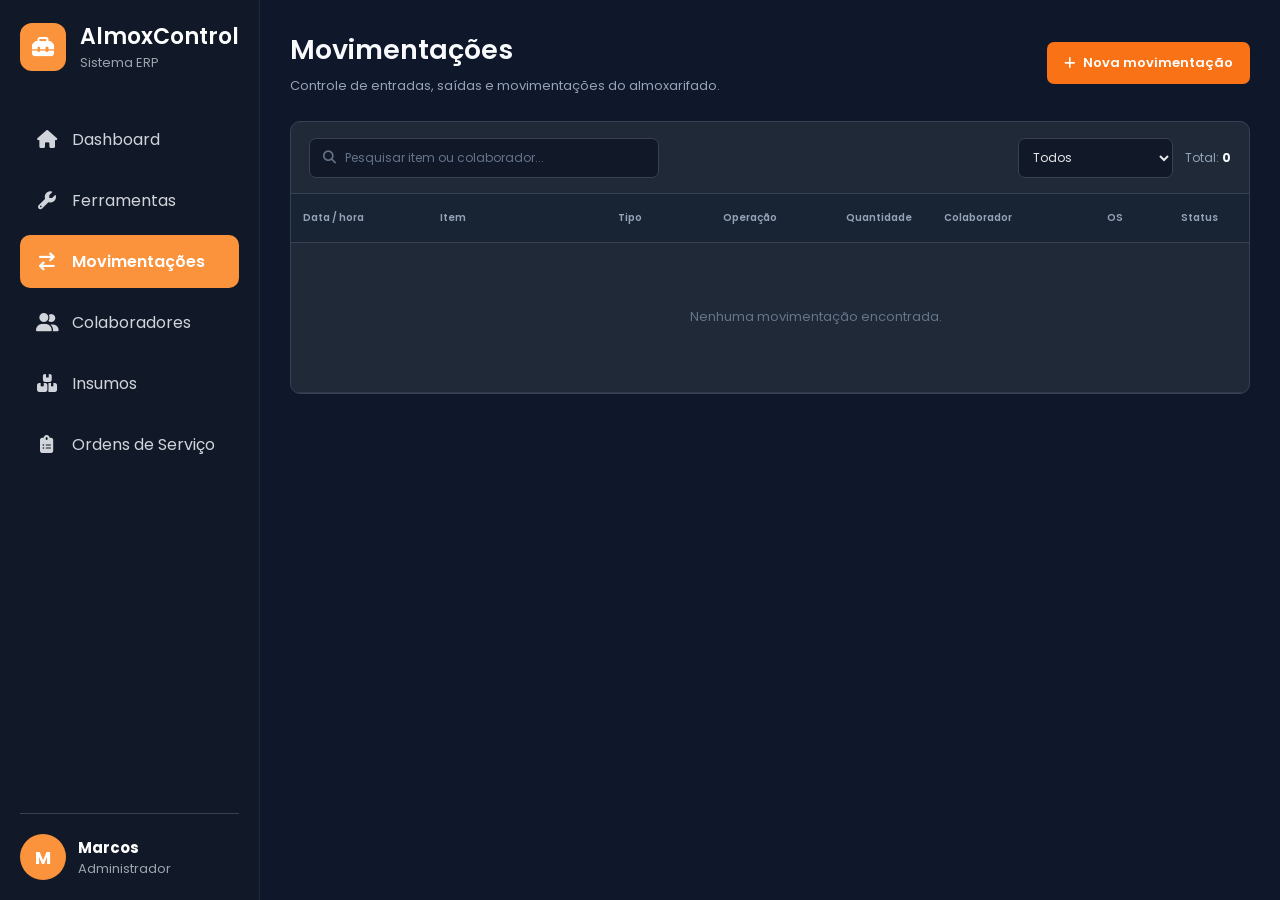
<file: movimentacao.html>
<!doctype html>
<html lang="pt-BR">
  <head>
    <meta charset="UTF-8" />
    <meta name="viewport" content="width=device-width, initial-scale=1.0" />
    <title>Movimentações | AlmoxControl</title>
    <!-- CSS -->
    <link rel="stylesheet" href="css/style.css" />
    <link rel="stylesheet" href="css/sidebar.css" />
    <link rel="stylesheet" href="css/movimentacao.css" />
    <!-- Font Awesome -->
    <link
      rel="stylesheet"
      href="https://cdnjs.cloudflare.com/ajax/libs/font-awesome/6.5.0/css/all.min.css"
    />
    <!-- Poppins -->
    <link
      href="https://fonts.googleapis.com/css2?family=Poppins:wght@300;400;500;600;700&display=swap"
      rel="stylesheet"
    />
  </head>
  <body>
    <div class="container">
      <!-- ===================================================== SIDEBAR ====================================================== -->
      <nav class="nav-container">
        <div class="sidebar-header">
          <i class="fa-solid fa-toolbox"></i>
          <div>
            <h1>AlmoxControl</h1>
            <span>Sistema ERP</span>
          </div>
        </div>
        <ul class="menu">
          <li>
            <a href="index.html">
              <i class="fa-solid fa-house"></i> Dashboard
            </a>
          </li>
          <li>
            <a href="ferramentas.html">
              <i class="fa-solid fa-wrench"></i> Ferramentas
            </a>
          </li>
          <li>
            <a class="active" href="movimentacao.html">
              <i class="fa-solid fa-arrow-right-arrow-left"></i> Movimentações
            </a>
          </li>
          <li>
            <a href="colaboradores.html">
              <i class="fa-solid fa-user-group"></i> Colaboradores
            </a>
          </li>
          <li>
            <a href="almoxarifado.html">
              <i class="fa-solid fa-boxes-stacked"></i> <span>Insumos</span>
            </a>
          </li>
          <li>
            <a href="os.html">
              <i class="fa-solid fa-clipboard-list"></i>
              <span>Ordens de Serviço</span>
            </a>
          </li>
        </ul>
        <div class="sidebar-footer">
          <div class="avatar">M</div>
          <div><strong>Marcos</strong> <span>Administrador</span></div>
        </div>
      </nav>
      <!-- ===================================================== CONTEÚDO ====================================================== -->
      <div class="content">
        <!-- CABEÇALHO -->
        <header class="topo-movimentacao">
          <div>
            <h2>Movimentações</h2>
            <p class="subtitulo">
              Controle de entradas, saídas e movimentações do almoxarifado.
            </p>
          </div>
          <button id="btnNovaMovimentacao" class="btn-nova">
            <i class="fa-solid fa-plus"></i> Nova movimentação
          </button>
        </header>
        <!-- ================================================= TABELA ================================================== -->
        <section class="card-tabela">
          <!-- BARRA SUPERIOR -->
          <div class="barra-superior">
            <!-- PESQUISA -->
            <div class="pesquisa">
              <i class="fa-solid fa-magnifying-glass"></i>
              <input
                id="pesquisaMovimentacao"
                type="text"
                placeholder="Pesquisar item ou colaborador..."
              />
            </div>
            <!-- FILTROS -->
            <div class="filtros">
              <select id="filtroMovimentacao">
                <option value="todos">Todos</option>
                <option value="ferramentas">Ferramentas</option>
                <option value="insumos">Insumos</option>
                <option value="emprestimos">Empréstimos</option>
                <option value="devolucoes">Devoluções</option>
                <option value="saidas">Saídas</option>
              </select>
              <span class="contador">
                Total: <strong id="totalMovimentacoes"> 0 </strong>
              </span>
            </div>
          </div>
          <!-- TABELA -->
          <div class="table-responsive">
            <table id="tabelaMovimentacoes">
              <thead>
                <tr>
                  <th>Data / hora</th>
                  <th>Item</th>
                  <th>Tipo</th>
                  <th>Operação</th>
                  <th>Quantidade</th>
                  <th>Colaborador</th>
                  <th>OS</th>
                  <th>Status</th>
                  <th>Ações</th>
                </tr>
              </thead>
              <tbody id="listaMovimentacoes">
                <!-- preenchido pelo JavaScript -->
              </tbody>
            </table>
          </div>
        </section>
        <!-- ================================================= MODAL NOVA MOVIMENTAÇÃO ================================================== -->
        <div id="modalMovimentacao" class="modal">
          <div class="modal-content">
            <!-- TÍTULO -->
            <h2>Nova Movimentação</h2>
            <form id="formMovimentacao">
              <!-- ================================================= TIPO DE ITEM ================================================== -->
              <label for="tipoItemMovimentacao"> Tipo de item </label>
              <select id="tipoItemMovimentacao">
                <option value="insumo">Insumo</option>
                <option value="ferramenta">Ferramenta</option>
              </select>
              <!-- ================================================= ÁREA DE INSUMO ================================================== -->
              <div id="camposInsumo">
                <label for="insumoMovimentacao"> Insumo </label>
                <select id="insumoMovimentacao">
                  <!-- preenchido pelo JavaScript -->
                </select>
                <label for="quantidadeMovimentacao"> Quantidade </label>
                <input
                  id="quantidadeMovimentacao"
                  type="number"
                  min="1"
                  step="1"
                  placeholder="Quantidade de saída"
                />
                <label for="osMovimentacao"> Vincular à OS? </label>
                <select id="vincularOSMovimentacao">
                  <option value="nao">Não</option>
                  <option value="sim">Sim</option>
                </select>
                <!-- OS -->
                <div id="campoOSMovimentacao">
                  <label for="ordemServicoMovimentacao">
                    Ordem de Serviço
                  </label>
                  <select id="ordemServicoMovimentacao">
                    <!-- preenchido pelo JavaScript -->
                  </select>
                  <small> A OS receberá o custo desse material. </small>
                </div>
              </div>
              <!-- ================================================= ÁREA DE FERRAMENTA ================================================== -->
              <div id="camposFerramenta">
                <label for="ferramentaMovimentacao"> Ferramenta </label>
                <select id="ferramentaMovimentacao">
                  <!-- preenchido pelo JavaScript -->
                </select>
                <label for="colaboradorMovimentacao"> Colaborador </label>
                <select id="colaboradorMovimentacao">
                  <!-- preenchido pelo JavaScript -->
                </select>
                <label for="tipoMovimentacao"> Operação </label>
                <select id="tipoMovimentacao">
                  <option value="emprestimo">Empréstimo</option>
                  <option value="devolucao">Devolução</option>
                </select>
                <label for="dataDevolucao"> Data de devolução </label>
                <input id="dataDevolucao" type="date" />
              </div>
              <!-- ================================================= OBSERVAÇÃO ================================================== -->
              <label for="observacaoMovimentacao"> Observação </label>
              <textarea
                id="observacaoMovimentacao"
                placeholder="Observação..."
              ></textarea>
              <!-- ================================================= BOTÕES ================================================== -->
              <div class="botoes-modal">
                <button type="button" id="fecharModalMovimentacao">
                  Cancelar
                </button>
                <button type="submit">Salvar</button>
              </div>
            </form>
          </div>
        </div>
      </div>
    </div>
    <!-- ===================================================== JAVASCRIPT ====================================================== -->
    <script src="js/config.js"></script>
    <script src="js/storage.js"></script>
    <script src="js/utils.js"></script>
    <script src="js/movimentacao.js"></script>
    <script src="js/app.js"></script>
  </body>
</html>
</file>
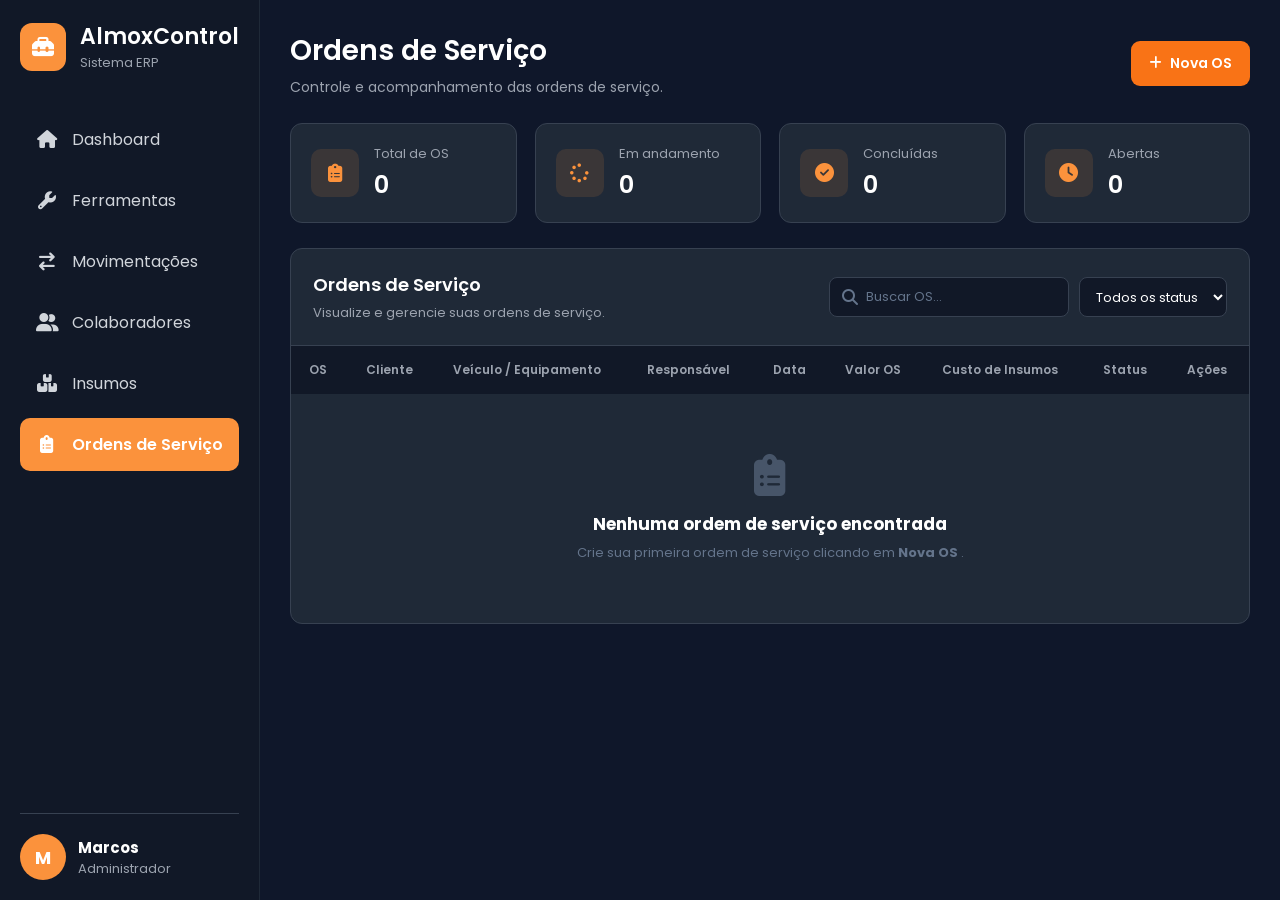
<file: os.html>
<!doctype html>
<html lang="pt-BR">

<head>

    <meta charset="UTF-8">

    <meta
        name="viewport"
        content="width=device-width, initial-scale=1.0"
    >

    <title>Ordens de Serviço | AlmoxControl</title>

    <!-- Google Fonts -->
    <link
        rel="preconnect"
        href="https://fonts.googleapis.com"
    >

    <link
        rel="preconnect"
        href="https://fonts.gstatic.com"
        crossorigin
    >

    <link
        href="https://fonts.googleapis.com/css2?family=Poppins:wght@300;400;500;600;700&display=swap"
        rel="stylesheet"
    >

    <!-- Font Awesome -->
    <link
        rel="stylesheet"
        href="https://cdnjs.cloudflare.com/ajax/libs/font-awesome/6.5.2/css/all.min.css"
    >

    <!-- CSS do sistema -->
    <link
        rel="stylesheet"
        href="css/style.css"
    >

    <link
        rel="stylesheet"
        href="css/sidebar.css"
    >

    <link
        rel="stylesheet"
        href="css/os.css"
    >

</head>

<body>

    <div class="container">

        <!-- =====================================================
        SIDEBAR
        ====================================================== -->

        <nav class="nav-container">

            <div class="sidebar-header">

                <i class="fa-solid fa-toolbox"></i>

                <div>

                    <h1>AlmoxControl</h1>

                    <span>Sistema ERP</span>

                </div>

            </div>

            <ul class="menu">

                <li>

                    <a href="index.html">

                        <i class="fa-solid fa-house"></i>

                        <span>Dashboard</span>

                    </a>

                </li>

                <li>

                    <a href="ferramentas.html">

                        <i class="fa-solid fa-wrench"></i>

                        <span>Ferramentas</span>

                    </a>

                </li>

                <li>

                    <a href="movimentacao.html">

                        <i class="fa-solid fa-arrow-right-arrow-left"></i>

                        <span>Movimentações</span>

                    </a>

                </li>

                <li>

                    <a href="colaboradores.html">

                        <i class="fa-solid fa-user-group"></i>

                        <span>Colaboradores</span>

                    </a>

                </li>

                <li>

                    <a href="almoxarifado.html">

                        <i class="fa-solid fa-boxes-stacked"></i>

                        <span>Insumos</span>

                    </a>

                </li>

                <li>

                    <a
                        href="os.html"
                        class="active"
                    >

                        <i class="fa-solid fa-clipboard-list"></i>

                        <span>Ordens de Serviço</span>

                    </a>

                </li>

            </ul>

            <div class="sidebar-footer">

                <div class="avatar">
                    M
                </div>

                <div>

                    <strong>Marcos</strong>

                    <span>Administrador</span>

                </div>

            </div>

        </nav>


        <!-- =====================================================
        CONTEÚDO
        ====================================================== -->

        <main class="content">

            <!-- CABEÇALHO -->

            <header class="os-header">

                <div>

                    <h2>Ordens de Serviço</h2>

                    <p>
                        Controle e acompanhamento das ordens de serviço.
                    </p>

                </div>

                <button
                    type="button"
                    id="btnNovaOS"
                    class="btn-nova-os"
                >

                    <i class="fa-solid fa-plus"></i>

                    Nova OS

                </button>

            </header>


            <!-- =================================================
            CARDS
            ================================================== -->

            <section class="os-cards">

                <!-- TOTAL -->

                <div class="os-card">

                    <div class="os-card-icon">

                        <i class="fa-solid fa-clipboard-list"></i>

                    </div>

                    <div>

                        <span>Total de OS</span>

                        <strong id="totalOS">
                            0
                        </strong>

                    </div>

                </div>


                <!-- EM ANDAMENTO -->

                <div class="os-card">

                    <div class="os-card-icon">

                        <i class="fa-solid fa-spinner"></i>

                    </div>

                    <div>

                        <span>Em andamento</span>

                        <strong id="osAndamento">
                            0
                        </strong>

                    </div>

                </div>


                <!-- CONCLUÍDAS -->

                <div class="os-card">

                    <div class="os-card-icon">

                        <i class="fa-solid fa-circle-check"></i>

                    </div>

                    <div>

                        <span>Concluídas</span>

                        <strong id="osConcluidas">
                            0
                        </strong>

                    </div>

                </div>


                <!-- ABERTAS -->

                <div class="os-card">

                    <div class="os-card-icon">

                        <i class="fa-solid fa-clock"></i>

                    </div>

                    <div>

                        <span>Abertas</span>

                        <strong id="osAbertas">
                            0
                        </strong>

                    </div>

                </div>

            </section>


            <!-- =================================================
            LISTA DE ORDENS
            ================================================== -->

            <section class="os-section">

                <!-- CABEÇALHO DA SEÇÃO -->

                <div class="os-section-header">

                    <div>

                        <h3>Ordens de Serviço</h3>

                        <p>
                            Visualize e gerencie suas ordens de serviço.
                        </p>

                    </div>


                    <!-- FILTROS -->

                    <div class="os-filtros">

                        <div class="os-busca">

                            <i class="fa-solid fa-magnifying-glass"></i>

                            <input
                                type="text"
                                id="campoBusca"
                                placeholder="Buscar OS..."
                            >

                        </div>


                        <select id="filtroStatus">

                            <option value="todos">
                                Todos os status
                            </option>

                            <option value="aberta">
                                Aberta
                            </option>

                            <option value="andamento">
                                Em andamento
                            </option>

                            <option value="concluida">
                                Concluída
                            </option>

                            <option value="cancelada">
                                Cancelada
                            </option>

                        </select>

                    </div>

                </div>


                <!-- =================================================
                TABELA
                ================================================== -->

                <div class="os-tabela-container">

                    <table class="os-tabela">

                        <thead>

                            <tr>

                                <th>
                                    OS
                                </th>

                                <th>
                                    Cliente
                                </th>

                                <th>
                                    Veículo / Equipamento
                                </th>

                                <th>
                                    Responsável
                                </th>

                                <th>
                                    Data
                                </th>

                                <th>
                                    Valor OS
                                </th>

                                <th>
                                    Custo de Insumos
                                </th>

                                <th>
                                    Status
                                </th>

                                <th>
                                    Ações
                                </th>

                            </tr>

                        </thead>


                        <tbody id="listaOS">

                            <!-- preenchido pelo JavaScript -->

                        </tbody>

                    </table>

                </div>


                <!-- =================================================
                ESTADO VAZIO
                ================================================== -->

                <div
                    id="estadoVazio"
                    class="estado-vazio"
                >

                    <i class="fa-solid fa-clipboard-list"></i>

                    <h3>
                        Nenhuma ordem de serviço encontrada
                    </h3>

                    <p>

                        Crie sua primeira ordem de serviço
                        clicando em

                        <strong>
                            Nova OS
                        </strong>.

                    </p>

                </div>

            </section>

        </main>

    </div>


    <!-- =========================================================
    MODAL NOVA OS
    ========================================================== -->

    <div
        id="modalOS"
        class="modal-overlay"
    >

        <div class="modal-os">


            <!-- CABEÇALHO DO MODAL -->

            <div class="modal-os-header">

                <div>

                    <h2 id="tituloModal">
                        Nova Ordem de Serviço
                    </h2>

                    <p>
                        Preencha os dados da ordem de serviço.
                    </p>

                </div>


                <button
                    type="button"
                    id="btnFecharModal"
                    class="btn-fechar-modal"
                    aria-label="Fechar"
                >

                    <i class="fa-solid fa-xmark"></i>

                </button>

            </div>


            <!-- =================================================
            FORMULÁRIO
            ================================================== -->

            <form id="formOS">

                <!-- ID OCULTO -->

                <input
                    type="hidden"
                    id="osId"
                >


                <div class="form-grid">


                    <!-- NÚMERO -->

                    <div class="form-group">

                        <label for="numeroOS">
                            Número da OS
                        </label>

                        <input
                            type="text"
                            id="numeroOS"
                            placeholder="Ex: OS-001"
                            required
                        >

                    </div>


                    <!-- DATA -->

                    <div class="form-group">

                        <label for="dataOS">
                            Data
                        </label>

                        <input
                            type="date"
                            id="dataOS"
                            required
                        >

                    </div>


                    <!-- CLIENTE -->

                    <div class="form-group">

                        <label for="clienteOS">
                            Cliente / Empresa
                        </label>

                        <input
                            type="text"
                            id="clienteOS"
                            placeholder="Nome do cliente ou empresa"
                            required
                        >

                    </div>


                    <!-- VEÍCULO -->

                    <div class="form-group">

                        <label for="veiculoOS">
                            Veículo / Equipamento
                        </label>

                        <input
                            type="text"
                            id="veiculoOS"
                            placeholder="Ex: Toyota Corolla / Máquina 01"
                        >

                    </div>


                    <!-- RESPONSÁVEL -->

                    <div class="form-group">

                        <label for="responsavelOS">
                            Responsável
                        </label>

                        <input
                            type="text"
                            id="responsavelOS"
                            placeholder="Responsável pela OS"
                        >

                    </div>


                    <!-- VALOR -->

                    <div class="form-group">

                        <label for="valorOS">
                            Valor
                        </label>

                        <input
                            type="number"
                            id="valorOS"
                            placeholder="0,00"
                            min="0"
                            step="0.01"
                        >

                    </div>


                    <!-- STATUS -->

                    <div class="form-group">

                        <label for="statusOS">
                            Status
                        </label>

                        <select
                            id="statusOS"
                            required
                        >

                            <option value="aberta">
                                Aberta
                            </option>

                            <option value="andamento">
                                Em andamento
                            </option>

                            <option value="concluida">
                                Concluída
                            </option>

                            <option value="cancelada">
                                Cancelada
                            </option>

                        </select>

                    </div>

                </div>


                <!-- DESCRIÇÃO -->

                <div class="form-group">

                    <label for="descricaoOS">
                        Descrição do serviço
                    </label>

                    <textarea
                        id="descricaoOS"
                        rows="5"
                        placeholder="Descreva o serviço, materiais utilizados, observações..."
                    ></textarea>

                </div>


                <!-- =================================================
                RODAPÉ
                ================================================== -->

                <div class="modal-os-footer">

                    <button
                        type="button"
                        id="btnCancelar"
                        class="btn-cancelar"
                    >

                        Cancelar

                    </button>


                    <button
                        type="submit"
                        class="btn-salvar-os"
                    >

                        <i class="fa-solid fa-floppy-disk"></i>

                        Salvar OS

                    </button>

                </div>

            </form>

        </div>

    </div>


    <!-- =========================================================
    JAVASCRIPT
    ========================================================== -->

    <script src="js/os.js"></script>

</body>

</html>
</file>
<file: css/style.css>
/* ==========================
   RESET
========================== */

* {
  margin: 0;
  padding: 0;
  box-sizing: border-box;
}

/* ==========================
   VARIÁVEIS
========================== */

:root {
  --bg: #0f172a;

  --sidebar: #111827;

  --card: #1f2937;

  --border: #374151;

  --orange: #fb923c;

  --orange-dark: #ea580c;

  --white: #ffffff;
}

/* ==========================
   BODY
========================== */

body {
  font-family: "Poppins", sans-serif;

  background: var(--bg);
}

/* ==========================
   LAYOUT
========================== */

.container {
  display: flex;

  min-height: 100vh;
}

.content {
  flex: 1;

  padding: 30px;
}

/* ==========================
   TOPO
========================== */

.container-topo {
  margin-bottom: 30px;
}

.container-topo h2 {
  color: white;

  font-size: 28px;

  font-weight: 600;
}

/* ==========================
   BOTÕES GLOBAIS
========================== */

button {
  font-family: inherit;
}
</file>
<file: css/sidebar.css>
/* ==========================
   SIDEBAR
========================== */

.nav-container {
  display: flex;
  flex-direction: column;

  width: 260px;
  min-height: 100vh;

  padding: 20px;

  background: #111827;
  border-right: 1px solid #1f2937;
}

/* ==========================
   LOGO
========================== */

.sidebar-header {
  display: flex;
  align-items: center;
  gap: 14px;

  margin-bottom: 40px;
}

.sidebar-header i {
  width: 48px;
  height: 48px;

  display: flex;
  align-items: center;
  justify-content: center;

  background: #fb923c;
  color: white;

  border-radius: 12px;

  font-size: 22px;
}

.sidebar-header h1 {
  color: white;
  font-size: 22px;
  font-weight: 600;
}

.sidebar-header span {
  display: block;

  color: #9ca3af;

  font-size: 13px;
}

/* ==========================
   MENU
========================== */

.menu {
  list-style: none;

  display: flex;
  flex-direction: column;
  gap: 8px;

  flex: 1;
}

.menu li {
  width: 100%;
}

.menu a {
  display: flex;
  align-items: center;
  gap: 14px;

  padding: 14px 16px;

  text-decoration: none;

  color: #d1d5db;

  border-radius: 10px;

  transition: 0.25s;
}

.menu a i {
  width: 22px;

  text-align: center;

  font-size: 18px;
}

.menu a:hover {
  background: #1f2937;

  color: white;

  transform: translateX(5px);
}

.menu a.active {
  background: #fb923c;

  color: white;

  font-weight: 600;
}

/* ==========================
   FOOTER
========================== */

.sidebar-footer {
  display: flex;
  align-items: center;
  gap: 12px;

  padding-top: 20px;

  border-top: 1px solid #374151;
}

.avatar {
  width: 46px;
  height: 46px;

  border-radius: 50%;

  background: #fb923c;

  display: flex;
  align-items: center;
  justify-content: center;

  color: white;

  font-size: 18px;
  font-weight: 700;
}

.sidebar-footer strong {
  display: block;

  color: white;

  font-size: 15px;
}

.sidebar-footer span {
  display: block;

  color: #9ca3af;

  font-size: 13px;
}
</file>
<file: css/dashboard.css>
/* ========================================
   DASHBOARD — ALMOXCONTROL
======================================== */


/* ========================================
   CABEÇALHO
======================================== */

.container-topo {
    display: flex;

    align-items: center;
    justify-content: space-between;

    margin-bottom: 28px;
}

.titulo-dashboard h2 {
    color: var(--white);

    font-size: 30px;
    font-weight: 600;

    line-height: 1.2;

    letter-spacing: -0.5px;
}

.titulo-dashboard p {
    margin-top: 5px;

    color: #94a3b8;

    font-size: 13px;
}


/* ========================================
   NOTIFICAÇÕES
======================================== */

.area-notificacao {
    position: relative;
}


/* BOTÃO */

.btn-notificacao {
    position: relative;

    width: 44px;
    height: 44px;

    display: flex;
    align-items: center;
    justify-content: center;

    background: #151f32;

    border: 1px solid #263247;

    border-radius: 11px;

    color: var(--orange);

    cursor: pointer;

    font-family: inherit;

    font-size: 17px;

    transition:
        background 0.2s ease,
        border-color 0.2s ease,
        transform 0.2s ease;
}

.btn-notificacao:hover {
    background: #1b273b;

    border-color: rgba(251, 146, 60, 0.55);

    transform: translateY(-2px);
}


/* CONTADOR */

.btn-notificacao span {
    position: absolute;

    top: -6px;
    right: -6px;

    min-width: 19px;
    height: 19px;

    padding: 0 5px;

    display: flex;
    align-items: center;
    justify-content: center;

    background: #ef4444;

    color: var(--white);

    border: 2px solid var(--bg);

    border-radius: 999px;

    font-size: 10px;
    font-weight: 700;
}


/* ========================================
   CARDS
======================================== */

.cards-dashboard {
    display: grid;

    grid-template-columns:
        repeat(5, minmax(0, 1fr));

    gap: 16px;
}


/* ========================================
   CARD
======================================== */

.card {
    position: relative;

    min-height: 145px;

    padding: 21px;

    background: #151f32;

    border: 1px solid #263247;

    border-radius: 14px;

    color: var(--white);

    overflow: hidden;

    transition:
        transform 0.2s ease,
        background 0.2s ease,
        border-color 0.2s ease;
}


/* BARRA LATERAL */

.card::before {
    content: "";

    position: absolute;

    top: 0;
    left: 0;

    width: 3px;
    height: 100%;

    background: var(--orange);

    opacity: 0;

    transition: opacity 0.2s ease;
}


.card:hover {
    transform: translateY(-3px);

    background: #182338;

    border-color: #344258;
}


.card:hover::before {
    opacity: 1;
}


/* ========================================
   CORES INDIVIDUAIS DOS CARDS
======================================== */

.card:first-child::before {
    background: #60a5fa;
}

.card:nth-child(2)::before {
    background: var(--orange);
}

.card.disponivel::before {
    background: #22c55e;
}

.card.uso::before {
    background: #facc15;
}

.card.manutencao::before {
    background: #ef4444;
}


/* ========================================
   TÍTULO DOS CARDS
======================================== */

.card h3 {
    display: flex;

    align-items: center;

    gap: 11px;

    color: #94a3b8;

    font-size: 12px;

    font-weight: 500;

    text-transform: uppercase;

    letter-spacing: 0.5px;
}


/* ========================================
   ÍCONES
======================================== */

.card h3 i {
    width: 40px;
    height: 40px;

    flex-shrink: 0;

    display: flex;
    align-items: center;
    justify-content: center;

    background: #1d293d;

    border: 1px solid #2b3950;

    border-radius: 10px;

    color: var(--orange);

    font-size: 16px;
}


/* CORES DOS ÍCONES */

.card:first-child h3 i {
    color: #60a5fa;

    background: rgba(96, 165, 250, 0.08);

    border-color: rgba(96, 165, 250, 0.15);
}

.card:nth-child(2) h3 i {
    color: var(--orange);

    background: rgba(251, 146, 60, 0.08);

    border-color: rgba(251, 146, 60, 0.15);
}

.card.disponivel h3 i {
    color: #4ade80;

    background: rgba(34, 197, 94, 0.08);

    border-color: rgba(34, 197, 94, 0.15);
}

.card.uso h3 i {
    color: #facc15;

    background: rgba(250, 204, 21, 0.08);

    border-color: rgba(250, 204, 21, 0.15);
}

.card.manutencao h3 i {
    color: #f87171;

    background: rgba(239, 68, 68, 0.08);

    border-color: rgba(239, 68, 68, 0.15);
}


/* ========================================
   NÚMERO
======================================== */

.card > span {
    display: block;

    margin-top: 22px;

    color: var(--white);

    font-size: 36px;

    font-weight: 600;

    line-height: 1;
}


/* ========================================
   MOVIMENTAÇÕES
======================================== */

.movimentacoes {
    margin-top: 24px;

    padding: 22px;

    background: #151f32;

    border: 1px solid #263247;

    border-radius: 14px;

    color: var(--white);
}


/* ========================================
   CABEÇALHO DAS MOVIMENTAÇÕES
======================================== */

.movimentacoes-header {
    display: flex;

    align-items: center;
    justify-content: space-between;

    gap: 20px;

    margin-bottom: 18px;
}


.movimentacoes-header h2 {
    color: var(--white);

    font-size: 18px;

    font-weight: 600;
}


.movimentacoes-header p {
    margin-top: 3px;

    color: #64748b;

    font-size: 12px;
}


/* ========================================
   BOTÃO VER TODOS
======================================== */

.movimentacoes-header button {
    display: flex;

    align-items: center;

    gap: 8px;

    padding: 9px 13px;

    background: transparent;

    border: 1px solid #344258;

    border-radius: 9px;

    color: #cbd5e1;

    cursor: pointer;

    font-family: inherit;

    font-size: 12px;

    transition:
        background 0.2s ease,
        border-color 0.2s ease,
        color 0.2s ease;
}


.movimentacoes-header button i {
    font-size: 11px;
}


.movimentacoes-header button:hover {
    background: rgba(251, 146, 60, 0.08);

    border-color: rgba(251, 146, 60, 0.5);

    color: var(--orange);
}


/* ========================================
   MOVIMENTAÇÃO
======================================== */

.movimento {
    display: flex;

    align-items: center;
    justify-content: space-between;

    min-height: 68px;

    padding: 13px 15px;

    margin-bottom: 8px;

    background: #101a2b;

    border: 1px solid #202c40;

    border-radius: 10px;

    transition:
        background 0.2s ease,
        border-color 0.2s ease;
}


.movimento:last-child {
    margin-bottom: 0;
}


.movimento:hover {
    background: #172237;

    border-color: #314057;
}


/* ========================================
   TEXTO DA MOVIMENTAÇÃO
======================================== */

.movimento h3 {
    margin-bottom: 3px;

    color: #f8fafc;

    font-size: 14px;

    font-weight: 500;
}


.movimento p {
    color: #64748b;

    font-size: 12px;
}


/* ========================================
   STATUS DA MOVIMENTAÇÃO
======================================== */

.movimento span {
    padding: 6px 11px;

    background: #1d293d;

    border: 1px solid #2b3950;

    border-radius: 999px;

    color: #cbd5e1;

    font-size: 11px;

    font-weight: 500;

    white-space: nowrap;
}


/* ========================================
   PAINEL DE NOTIFICAÇÕES
======================================== */

.painel-notificacao {
    position: absolute;

    top: 54px;
    right: 0;

    width: 360px;

    display: none;

    overflow: hidden;

    background: #111a2b;

    border: 1px solid #2b3950;

    border-radius: 14px;

    box-shadow:
        0 20px 50px rgba(0, 0, 0, 0.45);

    z-index: 1000;

    animation: abrirNotificacao 0.2s ease;
}


.painel-notificacao.aberto {
    display: block;
}


/* ========================================
   CABEÇALHO DAS NOTIFICAÇÕES
======================================== */

.notificacao-header {
    padding: 17px 19px;

    background: #172237;

    border-bottom: 1px solid #2b3950;
}


.notificacao-header h3 {
    margin: 0;

    color: #f8fafc;

    font-size: 15px;

    font-weight: 600;
}


/* ========================================
   NOTIFICAÇÃO
======================================== */

.notificacao {
    padding: 15px 19px;

    background: #111a2b;

    border-bottom: 1px solid #202c40;

    transition: background 0.2s ease;
}


.notificacao:hover {
    background: #172237;
}


.notificacao:last-child {
    border-bottom: none;
}


.notificacao h4 {
    margin: 0 0 5px;

    color: #f8fafc;

    font-size: 13px;

    font-weight: 600;
}


.notificacao p {
    margin: 3px 0;

    color: #64748b;

    font-size: 11px;
}


/* ========================================
   NOTIFICAÇÃO ATRASADA
======================================== */

.notificacao.atrasada {
    border-left: 3px solid #ef4444;
}


.notificacao.atrasada h4 {
    color: #f87171;
}


/* ========================================
   NOTIFICAÇÃO DE HOJE
======================================== */

.notificacao.hoje {
    border-left: 3px solid #facc15;
}


.notificacao.hoje h4 {
    color: #fde047;
}


/* ========================================
   SEM NOTIFICAÇÕES
======================================== */

.sem-notificacao {
    padding: 32px 20px;

    text-align: center;

    color: #64748b;

    font-size: 13px;
}


.sem-notificacao i {
    display: block;

    margin-bottom: 10px;

    color: #4ade80;

    font-size: 26px;
}


.sem-notificacao p {
    margin: 0;
}


/* ========================================
   ANIMAÇÃO
======================================== */

@keyframes abrirNotificacao {

    from {
        opacity: 0;

        transform: translateY(-6px);
    }

    to {
        opacity: 1;

        transform: translateY(0);
    }

}


/* ========================================
   RESPONSIVO — TABLET
======================================== */

@media (max-width: 1200px) {

    .cards-dashboard {
        grid-template-columns:
            repeat(3, minmax(0, 1fr));
    }

}


/* ========================================
   RESPONSIVO — TABLET PEQUENO
======================================== */

@media (max-width: 800px) {

    .cards-dashboard {
        grid-template-columns:
            repeat(2, minmax(0, 1fr));
    }

}


/* ========================================
   RESPONSIVO — CELULAR
======================================== */

@media (max-width: 600px) {

    .container-topo {
        align-items: flex-start;

        gap: 20px;
    }


    .titulo-dashboard h2 {
        font-size: 25px;
    }


    .cards-dashboard {
        grid-template-columns: 1fr;
    }


    .movimentacoes {
        padding: 16px;
    }


    .movimentacoes-header {
        align-items: flex-start;

        flex-direction: column;

        gap: 12px;
    }


    .movimentacoes-header button {
        width: 100%;

        justify-content: center;
    }


    .movimento {
        align-items: flex-start;

        flex-direction: column;

        gap: 10px;
    }


    .painel-notificacao {
        width: calc(100vw - 30px);

        right: -8px;
    }

}
</file>
<file: css/almoxarifado.css>
/* =========================================================
   ALMOXCONTROL
   MÓDULO DE INSUMOS
========================================================= */


/* =========================================================
   CONTEÚDO PRINCIPAL
========================================================= */

main {
    flex: 1;
    min-width: 0;
    padding: 30px;
    color: var(--white);
}


/* =========================================================
   CABEÇALHO
========================================================= */

.page-header {
    display: flex;
    align-items: center;
    justify-content: space-between;
    gap: 20px;

    margin-bottom: 30px;
}

.page-title h2 {
    margin: 0;

    color: var(--white);

    font-size: 28px;
    font-weight: 600;
}

.page-title p {
    margin-top: 5px;

    color: #9ca3af;

    font-size: 14px;
}


/* =========================================================
   BOTÃO PRINCIPAL
========================================================= */

.btn-primary {
    display: inline-flex;
    align-items: center;
    justify-content: center;
    gap: 8px;

    min-height: 42px;
    padding: 0 18px;

    border: none;
    border-radius: 9px;

    background: var(--orange);
    color: var(--white);

    font-family: inherit;
    font-size: 13px;
    font-weight: 500;

    cursor: pointer;

    transition: 0.2s ease;
}

.btn-primary:hover {
    background: var(--orange-dark);
    transform: translateY(-1px);
}


/* =========================================================
   CARDS
========================================================= */

.insumos-cards {
    display: grid;
    grid-template-columns: repeat(4, 1fr);

    gap: 18px;

    margin-bottom: 25px;
}

.insumo-card {
    min-height: 145px;

    padding: 20px;

    background: var(--card);

    border: 1px solid var(--border);
    border-radius: 12px;

    transition: 0.2s ease;
}

.insumo-card:hover {
    border-color: var(--orange);

    transform: translateY(-2px);
}


/* ÍCONE */

.card-icon {
    width: 42px;
    height: 42px;

    display: flex;
    align-items: center;
    justify-content: center;

    margin-bottom: 15px;

    background: rgba(251, 146, 60, 0.15);

    border-radius: 10px;

    color: var(--orange);

    font-size: 17px;
}


/* TÍTULO */

.insumo-card h3 {
    margin: 0;

    color: #9ca3af;

    font-size: 12px;
    font-weight: 400;
}


/* VALOR */

.insumo-card strong {
    display: block;

    margin-top: 5px;

    color: var(--white);

    font-size: 23px;
    font-weight: 600;
}


/* =========================================================
   TOOLBAR
========================================================= */

.toolbar {
    display: flex;
    align-items: center;
    gap: 10px;

    margin-bottom: 18px;
}


/* =========================================================
   PESQUISA
========================================================= */

.search-box {
    position: relative;
    flex: 1;
}

.search-box i {
    position: absolute;

    top: 50%;
    left: 15px;

    color: #6b7280;

    font-size: 14px;

    transform: translateY(-50%);
}

.search-box input {
    width: 100%;
    height: 45px;

    padding: 0 15px 0 42px;

    background: var(--card);

    border: 1px solid var(--border);
    border-radius: 9px;

    outline: none;

    color: var(--white);

    font-family: inherit;
    font-size: 13px;

    transition: 0.2s ease;
}

.search-box input::placeholder {
    color: #6b7280;
}

.search-box input:focus {
    border-color: var(--orange);

    box-shadow: 0 0 0 2px rgba(251, 146, 60, 0.08);
}


/* =========================================================
   BOTÃO FILTRO
========================================================= */

.btn-filter {
    width: 45px;
    height: 45px;

    display: flex;
    align-items: center;
    justify-content: center;

    flex-shrink: 0;

    background: var(--card);

    border: 1px solid var(--border);
    border-radius: 9px;

    color: #9ca3af;

    cursor: pointer;

    transition: 0.2s ease;
}

.btn-filter:hover,
.btn-filter.active {
    border-color: var(--orange);
    color: var(--orange);
}


/* =========================================================
   TABELA
========================================================= */

.table-container {
    width: 100%;

    overflow-x: auto;

    background: var(--card);

    border: 1px solid var(--border);
    border-radius: 12px;
}

.insumos-table {
    width: 100%;
    min-width: 1050px;

    border-collapse: collapse;
}


/* CABEÇALHO */

.insumos-table th {
    padding: 15px 18px;

    background: #1b2433;

    border-bottom: 1px solid var(--border);

    color: #9ca3af;

    text-align: left;

    font-size: 11px;
    font-weight: 500;

    text-transform: uppercase;

    white-space: nowrap;
}


/* CÉLULAS */

.insumos-table td {
    padding: 17px 18px;

    border-bottom: 1px solid #374151;

    color: #d1d5db;

    font-size: 13px;

    vertical-align: middle;
}


/* LINHAS */

.insumos-table tbody tr {
    transition: 0.15s ease;
}

.insumos-table tbody tr:hover {
    background: #252f3f;
}

.insumos-table tbody tr:last-child td {
    border-bottom: none;
}


/* CÓDIGO */

.insumos-table td:first-child {
    color: var(--orange);

    font-weight: 500;
}


/* =========================================================
   STATUS
========================================================= */

.status {
    display: inline-flex;
    align-items: center;

    padding: 5px 10px;

    border-radius: 20px;

    font-size: 11px;
    font-weight: 500;

    white-space: nowrap;
}

.status-ok {
    background: rgba(34, 197, 94, 0.12);
    color: #4ade80;
}

.status-warning {
    background: rgba(250, 204, 21, 0.12);
    color: #facc15;
}

.status-danger {
    background: rgba(239, 68, 68, 0.12);
    color: #f87171;
}


/* =========================================================
   BOTÕES DA TABELA
========================================================= */

.table-actions {
    display: flex;
    align-items: center;
    gap: 6px;
}

.table-actions button {
    width: 32px;
    height: 32px;

    display: flex;
    align-items: center;
    justify-content: center;

    padding: 0;

    background: #252f3f;

    border: 1px solid var(--border);
    border-radius: 7px;

    color: #9ca3af;

    cursor: pointer;

    transition: 0.2s ease;
}

.table-actions button:hover {
    background: #374151;

    color: var(--white);

    border-color: var(--orange);
}

.table-actions .danger:hover {
    border-color: #ef4444;
    color: #f87171;
}


/* =========================================================
   ESTADO VAZIO
========================================================= */

.empty-state {
    padding: 50px 20px !important;

    text-align: center;

    color: #6b7280 !important;
}

.empty-state i {
    display: block;

    margin-bottom: 12px;

    font-size: 30px;
}

.empty-state strong {
    display: block;

    margin-bottom: 5px;

    color: #d1d5db;

    font-size: 14px;
}

.empty-state span {
    font-size: 12px;
}


/* =========================================================
   MODAIS
========================================================= */

.modal-overlay {
    position: fixed;

    inset: 0;

    display: none;
    align-items: center;
    justify-content: center;

    padding: 20px;

    background: rgba(0, 0, 0, 0.65);

    z-index: 1000;
}

.modal-overlay.active {
    display: flex;
}


/* CAIXA */

.modal {
    width: 100%;
    max-width: 720px;
    max-height: 90vh;

    overflow-y: auto;

    background: #1f2937;

    border: 1px solid #374151;

    border-radius: 14px;

    box-shadow: 0 20px 50px rgba(0, 0, 0, 0.4);

    animation: modalEntrada 0.2s ease;
}

.modal-small {
    max-width: 500px;
}

.modal-view {
    max-width: 760px;
}


/* ANIMAÇÃO */

@keyframes modalEntrada {

    from {
        opacity: 0;

        transform:
            translateY(-15px)
            scale(0.98);
    }

    to {
        opacity: 1;

        transform:
            translateY(0)
            scale(1);
    }

}


/* =========================================================
   CABEÇALHO DO MODAL
========================================================= */

.modal-header {
    display: flex;
    align-items: flex-start;
    justify-content: space-between;

    gap: 20px;

    padding: 24px;

    border-bottom: 1px solid #374151;
}

.modal-header h3 {
    margin: 0;

    color: var(--white);

    font-size: 20px;
    font-weight: 600;
}

.modal-header p {
    margin-top: 4px;

    color: #9ca3af;

    font-size: 12px;
}


/* FECHAR */

.modal-close {
    width: 34px;
    height: 34px;

    display: flex;
    align-items: center;
    justify-content: center;

    flex-shrink: 0;

    border: none;
    border-radius: 8px;

    background: transparent;

    color: #9ca3af;

    cursor: pointer;

    font-size: 17px;

    transition: 0.2s;
}

.modal-close:hover {
    background: #374151;
    color: white;
}


/* =========================================================
   FORMULÁRIOS
========================================================= */

#formInsumo,
#formEditar,
#formMovimentacao,
#formFiltros {
    padding: 24px;
}

.form-grid {
    display: grid;

    grid-template-columns: 1fr 1fr;

    gap: 18px;
}

.form-group {
    display: flex;
    flex-direction: column;

    gap: 7px;
}

.form-group.form-full {
    grid-column: 1 / -1;
}

.form-group label {
    color: #d1d5db;

    font-size: 12px;
    font-weight: 500;
}

.form-group small {
    color: #6b7280;

    font-size: 10px;
}


/* INPUTS */

.form-group input,
.form-group select,
.form-group textarea {
    width: 100%;

    padding: 0 13px;

    background: #111827;

    border: 1px solid #374151;
    border-radius: 8px;

    outline: none;

    color: white;

    font-family: inherit;
    font-size: 13px;

    transition: 0.2s;
}

.form-group input,
.form-group select {
    height: 44px;
}

.form-group textarea {
    min-height: 100px;

    padding-top: 12px;
    padding-bottom: 12px;

    resize: vertical;
}

.form-group input::placeholder,
.form-group textarea::placeholder {
    color: #6b7280;
}

.form-group input:focus,
.form-group select:focus,
.form-group textarea:focus {
    border-color: var(--orange);

    box-shadow:
        0 0 0 2px
        rgba(251, 146, 60, 0.1);
}

.form-group input:disabled {
    opacity: 0.6;

    cursor: not-allowed;
}

.form-group select {
    cursor: pointer;
}


/* =========================================================
   INPUT DE DINHEIRO
========================================================= */

.input-money {
    position: relative;
}

.input-money span {
    position: absolute;

    top: 50%;
    left: 13px;

    color: #9ca3af;

    font-size: 13px;

    transform: translateY(-50%);

    pointer-events: none;

    z-index: 1;
}

.input-money input {
    padding-left: 38px;
}


/* =========================================================
   RODAPÉ DO MODAL
========================================================= */

.modal-footer {
    display: flex;
    align-items: center;
    justify-content: flex-end;

    gap: 10px;

    padding-top: 22px;

    margin-top: 24px;

    border-top: 1px solid #374151;
}


/* =========================================================
   BOTÃO SECUNDÁRIO
========================================================= */

.btn-secondary {
    min-height: 42px;

    padding: 0 18px;

    border: 1px solid #374151;
    border-radius: 8px;

    background: transparent;

    color: #d1d5db;

    font-family: inherit;
    font-size: 13px;

    cursor: pointer;

    transition: 0.2s;
}

.btn-secondary:hover {
    background: #374151;

    color: white;
}


/* =========================================================
   INFORMAÇÕES DA MOVIMENTAÇÃO
========================================================= */

.movement-item {
    display: flex;
    flex-direction: column;

    gap: 4px;

    margin-bottom: 20px;

    padding: 15px;

    background: #111827;

    border: 1px solid #374151;
    border-radius: 9px;
}

.movement-item-label {
    color: #6b7280;

    font-size: 11px;
}

.movement-item strong {
    color: white;

    font-size: 15px;
}

.movement-item small {
    color: #9ca3af;

    font-size: 11px;
}


/* =========================================================
   VISUALIZAÇÃO
========================================================= */

.view-content {
    padding: 24px;
}

.view-grid {
    display: grid;

    grid-template-columns: repeat(2, 1fr);

    gap: 12px;

    margin-bottom: 25px;
}

.view-item {
    padding: 15px;

    background: #111827;

    border: 1px solid #374151;

    border-radius: 9px;
}

.view-item span {
    display: block;

    margin-bottom: 5px;

    color: #6b7280;

    font-size: 11px;
}

.view-item strong {
    color: #e5e7eb;

    font-size: 13px;

    font-weight: 500;
}


/* =========================================================
   HISTÓRICO
========================================================= */

.history-section {
    border-top: 1px solid #374151;

    padding-top: 20px;
}

.section-title {
    margin-bottom: 12px;
}

.section-title h4 {
    display: flex;
    align-items: center;
    gap: 8px;

    margin: 0;

    color: #d1d5db;

    font-size: 13px;
    font-weight: 500;
}

.section-title i {
    color: var(--orange);
}

.history-list {
    display: flex;
    flex-direction: column;

    gap: 8px;
}

.history-item {
    display: flex;
    align-items: center;
    justify-content: space-between;

    gap: 15px;

    padding: 12px 14px;

    background: #111827;

    border: 1px solid #374151;

    border-radius: 8px;
}

.history-info {
    min-width: 0;
}

.history-type {
    display: flex;
    align-items: center;
    gap: 7px;

    margin-bottom: 3px;

    font-size: 12px;
    font-weight: 500;
}

.history-type.entrada {
    color: #4ade80;
}

.history-type.consumo {
    color: #f87171;
}

.history-info small {
    color: #6b7280;

    font-size: 10px;
}

.history-quantity {
    flex-shrink: 0;

    color: #e5e7eb;

    font-size: 13px;
    font-weight: 600;
}

.history-empty {
    padding: 20px;

    text-align: center;

    color: #6b7280;

    font-size: 12px;
}


/* =========================================================
   TOAST
========================================================= */

.toast {
    position: fixed;

    right: 25px;
    bottom: 25px;

    display: flex;
    align-items: center;
    gap: 10px;

    max-width: 360px;

    padding: 14px 18px;

    background: #1f2937;

    border: 1px solid #374151;

    border-left: 3px solid #4ade80;

    border-radius: 9px;

    color: #e5e7eb;

    font-size: 12px;

    box-shadow:
        0 10px 30px
        rgba(0, 0, 0, 0.35);

    opacity: 0;
    visibility: hidden;

    transform: translateY(15px);

    transition: 0.25s ease;

    z-index: 2000;
}

.toast.active {
    opacity: 1;
    visibility: visible;

    transform: translateY(0);
}

.toast i {
    color: #4ade80;

    font-size: 15px;
}


/* =========================================================
   RESPONSIVIDADE
========================================================= */

@media (max-width: 1100px) {

    .insumos-cards {
        grid-template-columns: repeat(2, 1fr);
    }

}


@media (max-width: 800px) {

    main {
        padding: 25px 20px;
    }

    .page-header {
        align-items: flex-start;
        gap: 15px;
    }

}


@media (max-width: 600px) {

    main {
        padding: 20px 15px;
    }

    .page-header {
        flex-direction: column;
        align-items: stretch;
    }

    .page-title h2 {
        font-size: 24px;
    }

    .page-title p {
        font-size: 12px;
    }

    .page-header .btn-primary {
        width: 100%;
    }

    .insumos-cards {
        grid-template-columns: 1fr;

        gap: 12px;
    }

    .toolbar {
        width: 100%;
    }

    .form-grid {
        grid-template-columns: 1fr;
    }

    .form-group.form-full {
        grid-column: auto;
    }

    .modal {
        max-height: 95vh;

        border-radius: 12px;
    }

    .modal-header {
        padding: 20px;
    }

    #formInsumo,
    #formEditar,
    #formMovimentacao,
    #formFiltros,
    .view-content {
        padding: 20px;
    }

    .view-grid {
        grid-template-columns: 1fr;
    }

    .modal-footer {
        flex-direction: column-reverse;
    }

    .modal-footer button {
        width: 100%;
    }

    .toast {
        right: 15px;
        bottom: 15px;
        left: 15px;

        max-width: none;
    }

}
</file>
<file: css/colaboradores.css>
/* ===================================
   TOPO
=================================== */

.topo-colaborador{
    display:flex;
    justify-content:space-between;
    align-items:center;
    margin-bottom:30px;
}

.topo-colaborador h2{
    display:flex;
    align-items:center;
    gap:12px;
    font-size:28px;
    color:#111827;
}

.topo-colaborador h2 i{
    color:#fb923c;
}

.subtitulo{
    margin-top:8px;
    font-size:15px;
    color:#6b7280;
}

.btn-colaborador{
    display:flex;
    align-items:center;
    gap:10px;
    padding:12px 20px;
    border:none;
    border-radius:10px;
    background:#fb923c;
    color:#fff;
    font-size:15px;
    font-weight:600;
    cursor:pointer;
    transition:.25s;
}

.btn-colaborador:hover{
    background:#ea580c;
    transform:translateY(-2px);
}

/* ===================================
   CARD
=================================== */

.card-tabela{
    background:#111827;
    border:1px solid #374151;
    border-radius:16px;
    padding:25px;
    color:#fff;
}

/* ===================================
   BARRA SUPERIOR
=================================== */

.barra-superior{
    display:flex;
    justify-content:space-between;
    align-items:center;
    gap:20px;
    flex-wrap:wrap;
    margin-bottom:25px;
}

.pesquisa{
    position:relative;
    flex:1;
}

.pesquisa i{
    position:absolute;
    left:15px;
    top:50%;
    transform:translateY(-50%);
    color:#9ca3af;
}

.pesquisa input{
    width:100%;
    padding:12px 15px 12px 42px;
    background:#1f2937;
    color:#fff;
    border:1px solid #374151;
    border-radius:10px;
    outline:none;
    transition:.25s;
}

.pesquisa input::placeholder{
    color:#9ca3af;
}

.pesquisa input:focus{
    border-color:#fb923c;
}

.filtros{
    display:flex;
    align-items:center;
    gap:15px;
}

.filtros select{
    padding:10px 15px;
    border:1px solid #374151;
    border-radius:10px;
    background:#1f2937;
    color:#fff;
    outline:none;
}

.contador{
    color:#d1d5db;
}

/* ===================================
   TABELA
=================================== */

.table-responsive{
    overflow-x:auto;
}

table{
    width:100%;
    border-collapse:collapse;
}

thead{
    background:#1f2937;
}

th{
    padding:16px;
    color:#fff;
    text-align:left;
}

td{
    padding:16px;
    color:#d1d5db;
    border-bottom:1px solid #374151;
}

tbody tr{
    transition:.2s;
}

tbody tr:hover{
    background:#1f2937;
}

/* ===================================
   STATUS
=================================== */

.status{
    display:inline-block;
    padding:6px 12px;
    border-radius:30px;
    font-size:13px;
    font-weight:600;
}

.status.ativo{
    background:#14532d;
    color:#86efac;
}

.status.inativo{
    background:#7f1d1d;
    color:#fca5a5;
}

/* ===================================
   BOTÕES DA TABELA
=================================== */

.acoes{
    display:flex;
    gap:8px;
}

.acoes button{
    width:36px;
    height:36px;
    border:none;
    border-radius:8px;
    cursor:pointer;
    color:#fff;
    transition:.25s;
}

.btn-editar{
    background:#3b82f6;
}

.btn-editar:hover{
    background:#2563eb;
}

.btn-excluir{
    background:#ef4444;
}

.btn-excluir:hover{
    background:#dc2626;
}

/* ===================================
   MODAL
=================================== */

.modal{
    display:none;
    position:fixed;
    inset:0;
    justify-content:center;
    align-items:center;
    background:rgba(0,0,0,.6);
    z-index:999;
}

.modal-content{
    width:420px;
    max-width:95%;
    padding:30px;
    border-radius:16px;
    background:#111827;
    border:1px solid #374151;
    color:#fff;
}

.modal-content h2{
    margin-bottom:25px;
}

.modal-content label{
    display:block;
    margin:15px 0 8px;
    color:#d1d5db;
    font-weight:600;
}

.modal-content input,
.modal-content select,
.modal-content textarea{
    width:100%;
    padding:12px;
    border:1px solid #374151;
    border-radius:10px;
    background:#1f2937;
    color:#fff;
    outline:none;
    transition:.25s;
}

.modal-content input:focus,
.modal-content select:focus,
.modal-content textarea:focus{
    border-color:#fb923c;
}

.modal-content textarea{
    resize:none;
    height:90px;
}

/* ===================================
   BOTÕES DO MODAL
=================================== */

.botoes-modal{
    display:flex;
    justify-content:flex-end;
    gap:12px;
    margin-top:25px;
}

.botoes-modal button{
    padding:12px 22px;
    border:none;
    border-radius:10px;
    font-weight:600;
    cursor:pointer;
    transition:.25s;
}

.botoes-modal button:first-child{
    background:#374151;
    color:#fff;
}

.botoes-modal button:first-child:hover{
    background:#4b5563;
}

.botoes-modal button:last-child{
    background:#fb923c;
    color:#fff;
}

.botoes-modal button:last-child:hover{
    background:#ea580c;
    transform:translateY(-2px);
}

/* ===================================
   RESPONSIVO
=================================== */

@media (max-width:768px){

    .topo-colaborador{
        flex-direction:column;
        align-items:flex-start;
        gap:20px;
    }

    .barra-superior{
        flex-direction:column;
        align-items:stretch;
    }

    .filtros{
        flex-direction:column;
        align-items:stretch;
    }

    .btn-colaborador{
        width:100%;
        justify-content:center;
    }

}
</file>
<file: css/ferramenta.css>
/* ========================================
   TOPO
======================================== */

.topo-ferramentas {
    display: flex;
    align-items: flex-end;
    justify-content: space-between;
    gap: 20px;

    margin-bottom: 30px;
}

.topo-ferramentas h2 {
    margin-bottom: 6px;

    color: var(--white);
    font-size: 30px;
    font-weight: 600;
}

.topo-ferramentas .subtitulo {
    color: #9ca3af;
    font-size: 15px;
}


/* ========================================
   BOTÃO NOVA FERRAMENTA
======================================== */

.btn-ferramenta {
    display: flex;
    align-items: center;
    justify-content: center;

    gap: 10px;

    padding: 12px 18px;

    background: var(--orange);
    color: var(--white);

    border: none;
    border-radius: 10px;

    cursor: pointer;

    font-weight: 600;

    transition: 0.25s ease;
}

.btn-ferramenta:hover {
    background: var(--orange-dark);
    transform: translateY(-2px);
}


/* ========================================
   CARD
======================================== */

.card-tabela {
    width: 100%;

    background: var(--card);

    border: 1px solid var(--border);
    border-radius: 16px;

    overflow: hidden;
}


/* ========================================
   BARRA SUPERIOR
======================================== */

.barra-superior {
    display: flex;
    align-items: center;
    justify-content: space-between;

    gap: 20px;

    padding: 20px;

    border-bottom: 1px solid var(--border);
}


/* ========================================
   PESQUISA
======================================== */

.pesquisa {
    display: flex;
    align-items: center;

    width: 340px;

    padding: 0 15px;

    background: #111827;

    border: 1px solid var(--border);
    border-radius: 10px;

    transition: 0.25s;
}

.pesquisa:focus-within {
    border-color: var(--orange);
}

.pesquisa i {
    color: var(--orange);
}

.pesquisa input {
    width: 100%;

    padding: 12px;

    background: transparent;

    border: none;
    outline: none;

    color: white;

    font-family: inherit;
}

.pesquisa input::placeholder {
    color: #9ca3af;
}


/* ========================================
   CONTADOR
======================================== */

.contador {
    color: #d1d5db;

    font-size: 14px;
}

.contador strong {
    color: white;
}


/* ========================================
   TABELA
======================================== */

.table-responsive {
    width: 100%;

    overflow-x: auto;
}


/* IMPORTANTE:
   Não usar table-layout: fixed.
   Deixa o navegador distribuir
   naturalmente as colunas.
*/

#tabelaFerramentas {
    width: 100%;

    min-width: 700px;

    border-collapse: collapse;
}


/* ========================================
   CABEÇALHO
======================================== */

#tabelaFerramentas thead {
    background: #111827;
}

#tabelaFerramentas th {
    padding: 16px 18px;

    color: white;

    text-align: left;

    font-size: 13px;
    font-weight: 600;

    text-transform: uppercase;
    letter-spacing: 0.6px;

    white-space: nowrap;
}


/* ========================================
   LARGURA DAS COLUNAS
======================================== */

/* Código */

#tabelaFerramentas th:nth-child(1),
#tabelaFerramentas td:nth-child(1) {
    width: 130px;
}


/* Ferramenta */

#tabelaFerramentas th:nth-child(2),
#tabelaFerramentas td:nth-child(2) {
    width: auto;
}


/* Categoria */

#tabelaFerramentas th:nth-child(3),
#tabelaFerramentas td:nth-child(3) {
    width: 180px;
}


/* Status */

#tabelaFerramentas th:nth-child(4),
#tabelaFerramentas td:nth-child(4) {
    width: 160px;
}


/* Ações */

#tabelaFerramentas th:nth-child(5),
#tabelaFerramentas td:nth-child(5) {
    width: 130px;
}


/* ========================================
   CORPO
======================================== */

#tabelaFerramentas tbody tr {
    transition: background 0.2s ease;
}

#tabelaFerramentas tbody tr:hover {
    background: #273244;
}

#tabelaFerramentas td {
    padding: 16px 18px;

    color: white;

    font-size: 14px;

    border-bottom: 1px solid var(--border);

    vertical-align: middle;
}


/* Última linha */

#tabelaFerramentas tbody tr:last-child td {
    border-bottom: none;
}


/* ========================================
   STATUS
======================================== */

.status {
    display: inline-flex;

    align-items: center;
    justify-content: center;

    min-width: 105px;

    padding: 7px 14px;

    border-radius: 999px;

    font-size: 13px;
    font-weight: 600;

    white-space: nowrap;
}


/* Disponível */

.disponivel {
    background: rgba(34, 197, 94, 0.15);

    color: #4ade80;
}


/* Em uso */

.em-uso {
    background: rgba(250, 204, 21, 0.15);

    color: #fde047;
}


/* Manutenção */

.manutencao {
    background: rgba(239, 68, 68, 0.15);

    color: #f87171;
}


/* ========================================
   AÇÕES
======================================== */

.acoes {
    display: flex;
    align-items: center;

    gap: 8px;
}

.acoes button {
    display: flex;
    align-items: center;
    justify-content: center;

    width: 36px;
    height: 36px;

    padding: 0;

    background: #111827;

    border: none;
    border-radius: 8px;

    cursor: pointer;

    transition: 0.2s;
}

.acoes button:hover {
    background: #374151;

    transform: translateY(-2px);
}

.acoes button:first-child {
    color: #60a5fa;
}

.acoes button:last-child {
    color: #f87171;
}


/* ========================================
   MODAL
======================================== */

#modalFerramenta {
    display: none;

    position: fixed;

    inset: 0;

    align-items: center;
    justify-content: center;

    padding: 20px;

    background: rgba(0, 0, 0, 0.65);

    backdrop-filter: blur(5px);

    z-index: 999;
}


/* ========================================
   CAIXA DO MODAL
======================================== */

#modalFerramenta .modal-content {
    width: 420px;
    max-width: 100%;

    padding: 30px;

    background: #111827;

    color: white;

    border: 1px solid #374151;
    border-radius: 18px;

    box-shadow: 0 20px 50px rgba(0, 0, 0, 0.5);

    animation: abrirModal 0.3s ease;
}

#modalFerramenta h2 {
    margin-bottom: 25px;

    font-size: 22px;
}


/* ========================================
   CAMPOS
======================================== */

.campo-formulario label {
    display: block;

    margin-bottom: 6px;

    color: #d1d5db;

    font-size: 14px;
}

.campo-formulario input,
.campo-formulario select {
    width: 100%;

    padding: 12px;

    margin-bottom: 18px;

    background: #1f2937;

    color: white;

    border: 1px solid #374151;
    border-radius: 10px;

    outline: none;

    font-family: "Poppins", sans-serif;
}

.campo-formulario input:focus,
.campo-formulario select:focus {
    border-color: var(--orange);
}

.campo-formulario input::placeholder {
    color: #6b7280;
}


/* ========================================
   BOTÕES DO MODAL
======================================== */

.botoes-modal {
    display: flex;

    justify-content: flex-end;

    gap: 12px;

    margin-top: 10px;
}

.botoes-modal button {
    padding: 10px 20px;

    border: none;
    border-radius: 10px;

    cursor: pointer;

    font-family: inherit;
    font-weight: 500;

    transition: 0.25s;
}


/* Cancelar */

#fecharModal {
    background: #374151;

    color: white;
}

#fecharModal:hover {
    background: #4b5563;
}


/* Salvar */

.botoes-modal button[type="submit"] {
    background: var(--orange);

    color: white;
}

.botoes-modal button[type="submit"]:hover {
    background: var(--orange-dark);
}


/* ========================================
   ANIMAÇÃO
======================================== */

@keyframes abrirModal {

    from {
        opacity: 0;

        transform:
            translateY(-20px)
            scale(0.95);
    }

    to {
        opacity: 1;

        transform:
            translateY(0)
            scale(1);
    }
}


/* ========================================
   RESPONSIVO
======================================== */

@media (max-width: 900px) {

    .topo-ferramentas {
        flex-direction: column;

        align-items: flex-start;

        gap: 20px;
    }

    .barra-superior {
        flex-direction: column;

        align-items: stretch;

        gap: 15px;
    }

    .pesquisa {
        width: 100%;
    }
}


/* ========================================
   CELULAR
======================================== */

@media (max-width: 600px) {

    .topo-ferramentas h2 {
        font-size: 25px;
    }

    .btn-ferramenta {
        width: 100%;
    }

    .barra-superior {
        padding: 15px;
    }

    #tabelaFerramentas {
        min-width: 700px;
    }

    #tabelaFerramentas th,
    #tabelaFerramentas td {
        padding: 14px;
    }

    #modalFerramenta {
        padding: 15px;
    }

    #modalFerramenta .modal-content {
        padding: 22px;
    }

    .botoes-modal {
        flex-direction: column-reverse;
    }

    .botoes-modal button {
        width: 100%;
    }
}
</file>
<file: css/movimentacao.css>
/* =========================================================
   ALMOXCONTROL - MOVIMENTAÇÕES
   ========================================================= */

/* =========================
   PÁGINA
   ========================= */

.content {
    flex: 1;
    min-width: 0;
    min-height: 100vh;
    padding: 30px;
    background: #0f172a;
}


/* =========================
   CABEÇALHO
   ========================= */

.topo-movimentacao {
    width: 100%;
    display: flex;
    align-items: center;
    justify-content: space-between;
    gap: 20px;
    margin-bottom: 25px;
}

.topo-movimentacao h2 {
    margin: 0;
    color: #f8fafc;
    font-size: 27px;
    font-weight: 600;
}

.topo-movimentacao .subtitulo {
    margin: 6px 0 0;
    color: #94a3b8;
    font-size: 13px;
}


/* =========================
   BOTÃO NOVA MOVIMENTAÇÃO
   ========================= */

.btn-nova {
    height: 42px;
    padding: 0 17px;

    display: inline-flex;
    align-items: center;
    justify-content: center;
    gap: 8px;

    border: none;
    border-radius: 7px;

    background: #f97316;
    color: #ffffff;

    font-family: "Poppins", sans-serif;
    font-size: 13px;
    font-weight: 600;

    cursor: pointer;
    transition: 0.2s ease;
}

.btn-nova:hover {
    background: #ea580c;
}


/* =========================
   CARD DA TABELA
   ========================= */

.card-tabela {
    width: 100%;

    background: #1f2937;
    border: 1px solid #374151;
    border-radius: 10px;

    overflow: hidden;
}


/* =========================
   BARRA SUPERIOR
   ========================= */

.barra-superior {
    width: 100%;
    min-height: 72px;

    padding: 15px 18px;

    display: flex;
    align-items: center;
    justify-content: space-between;

    gap: 20px;

    border-bottom: 1px solid #374151;
}


/* =========================
   PESQUISA
   ========================= */

.pesquisa {
    width: 350px;
    height: 40px;

    display: flex;
    align-items: center;

    background: #111827;
    border: 1px solid #374151;
    border-radius: 7px;
}

.pesquisa i {
    margin-left: 13px;
    margin-right: 9px;

    color: #64748b;
    font-size: 13px;
}

.pesquisa input {
    width: 100%;
    height: 100%;

    padding: 0 10px 0 0;

    border: none;
    outline: none;

    background: transparent;
    color: #e5e7eb;

    font-family: "Poppins", sans-serif;
    font-size: 12px;
}

.pesquisa input::placeholder {
    color: #64748b;
}


/* =========================
   FILTROS
   ========================= */

.filtros {
    display: flex;
    align-items: center;
    gap: 12px;
}

.filtros select {
    width: 155px;
    height: 40px;

    padding: 0 10px;

    border: 1px solid #374151;
    border-radius: 7px;

    outline: none;

    background: #111827;
    color: #e5e7eb;

    font-family: "Poppins", sans-serif;
    font-size: 12px;

    cursor: pointer;
}

.filtros select:focus {
    border-color: #f97316;
}

.contador {
    color: #94a3b8;
    font-size: 12px;
    white-space: nowrap;
}

.contador strong {
    color: #f8fafc;
}


/* =========================================================
   TABELA
   ========================================================= */

.table-responsive {
    width: 100%;
    overflow-x: auto;
    overflow-y: hidden;
}


/* =========================
   TABELA PRINCIPAL
   ========================= */

#tabelaMovimentacoes {
    width: 100%;
    min-width: 1050px;

    margin: 0;
    padding: 0;

    border: none;
    border-spacing: 0;
    border-collapse: collapse;

    table-layout: fixed;

    background: transparent;

    font-family: "Poppins", sans-serif;
}


/* =========================
   CABEÇALHO
   ========================= */

#tabelaMovimentacoes thead {
    background: #182334;
}

#tabelaMovimentacoes th {
    height: 48px;

    padding: 0 12px;

    border: none;
    border-bottom: 1px solid #374151;

    color: #94a3b8;

    font-family: "Poppins", sans-serif;
    font-size: 10px;
    font-weight: 600;

    text-align: left;
    vertical-align: middle;

    white-space: nowrap;
}


/* =========================
   CÉLULAS
   ========================= */

#tabelaMovimentacoes td {
    height: 58px;

    padding: 0 12px;

    border: none;
    border-bottom: 1px solid #2f3a4a;

    background: transparent;

    color: #cbd5e1;

    font-family: "Poppins", sans-serif;
    font-size: 12px;
    font-weight: 400;

    text-align: left;
    vertical-align: middle;

    white-space: nowrap;

    overflow: hidden;
    text-overflow: ellipsis;
}


/* =========================
   LARGURA DAS COLUNAS
   ========================= */

/*
   Data       = 13%
   Item       = 17%
   Tipo       = 10%
   Operação   = 11%
   Quantidade = 10%
   Colaborador= 14%
   OS         = 7%
   Status     = 9%
   Ações      = 9%
*/

#tabelaMovimentacoes th:nth-child(1),
#tabelaMovimentacoes td:nth-child(1) {
    width: 13%;
}

#tabelaMovimentacoes th:nth-child(2),
#tabelaMovimentacoes td:nth-child(2) {
    width: 17%;
}

#tabelaMovimentacoes th:nth-child(3),
#tabelaMovimentacoes td:nth-child(3) {
    width: 10%;
}

#tabelaMovimentacoes th:nth-child(4),
#tabelaMovimentacoes td:nth-child(4) {
    width: 11%;
}

#tabelaMovimentacoes th:nth-child(5),
#tabelaMovimentacoes td:nth-child(5) {
    width: 10%;
}

#tabelaMovimentacoes th:nth-child(6),
#tabelaMovimentacoes td:nth-child(6) {
    width: 14%;
}

#tabelaMovimentacoes th:nth-child(7),
#tabelaMovimentacoes td:nth-child(7) {
    width: 7%;
}

#tabelaMovimentacoes th:nth-child(8),
#tabelaMovimentacoes td:nth-child(8) {
    width: 9%;
}

#tabelaMovimentacoes th:nth-child(9),
#tabelaMovimentacoes td:nth-child(9) {
    width: 9%;
}


/* =========================
   ALINHAMENTO
   ========================= */

#tabelaMovimentacoes th:nth-child(5),
#tabelaMovimentacoes td:nth-child(5),

#tabelaMovimentacoes th:nth-child(7),
#tabelaMovimentacoes td:nth-child(7),

#tabelaMovimentacoes th:nth-child(8),
#tabelaMovimentacoes td:nth-child(8),

#tabelaMovimentacoes th:nth-child(9),
#tabelaMovimentacoes td:nth-child(9) {
    text-align: center;
}


/* =========================
   ITEM
   ========================= */

#tabelaMovimentacoes td:nth-child(2) {
    color: #f1f5f9;
    font-weight: 500;
}


/* =========================
   HOVER
   ========================= */

#tabelaMovimentacoes tbody tr:hover td {
    background: #243142;
}


/* =========================
   BADGES
   ========================= */

#tabelaMovimentacoes .tipo,
#tabelaMovimentacoes .status {
    display: inline-flex;

    align-items: center;
    justify-content: center;

    min-width: 70px;
    height: 25px;

    padding: 0 8px;

    border-radius: 5px;

    font-family: "Poppins", sans-serif;
    font-size: 10px;
    font-weight: 600;

    line-height: 1;
}


/* TIPO */

#tabelaMovimentacoes .tipo {
    background: #293548;
    color: #cbd5e1;
}

#tabelaMovimentacoes .tipo.saida {
    background: rgba(239, 68, 68, 0.12);
    color: #fca5a5;
}

#tabelaMovimentacoes .tipo.emprestimo {
    background: rgba(59, 130, 246, 0.12);
    color: #93c5fd;
}

#tabelaMovimentacoes .tipo.devolucao {
    background: rgba(34, 197, 94, 0.12);
    color: #86efac;
}


/* STATUS */

#tabelaMovimentacoes .status {
    background: rgba(34, 197, 94, 0.12);
    color: #86efac;
}

#tabelaMovimentacoes .status.uso {
    background: rgba(59, 130, 246, 0.12);
    color: #93c5fd;
}


/* =========================
   AÇÕES
   ========================= */

#tabelaMovimentacoes td.acoes {
    text-align: center;
    white-space: nowrap;
}

#tabelaMovimentacoes td.acoes button {
    width: 30px;
    height: 30px;

    margin: 0 2px;
    padding: 0;

    display: inline-flex;
    align-items: center;
    justify-content: center;

    border: 1px solid #374151;
    border-radius: 6px;

    background: #111827;
    color: #94a3b8;

    font-family: "Poppins", sans-serif;

    cursor: pointer;
}

#tabelaMovimentacoes td.acoes button:hover {
    border-color: #f97316;
    color: #fb923c;
}


/* =========================
   ESTADO VAZIO
   ========================= */

#tabelaMovimentacoes td[colspan="9"] {
    height: 150px;

    text-align: center;

    color: #64748b;
    font-size: 13px;
}


/* =========================================================
   MODAL
   ========================================================= */

.modal {
    position: fixed;
    inset: 0;

    z-index: 9999;

    display: none;

    align-items: center;
    justify-content: center;

    padding: 20px;

    background: rgba(2, 6, 23, 0.78);
}

.modal-content {
    width: 100%;
    max-width: 560px;

    max-height: calc(100vh - 40px);

    overflow-y: auto;

    padding: 27px;

    background: #1f2937;

    border: 1px solid #374151;
    border-radius: 10px;

    box-shadow: 0 20px 60px rgba(0, 0, 0, 0.45);
}

.modal-content h2 {
    margin: 0 0 20px;

    color: #f8fafc;

    font-size: 20px;
    font-weight: 600;
}


/* =========================
   FORMULÁRIO
   ========================= */

#formMovimentacao {
    display: flex;
    flex-direction: column;
    gap: 8px;
}

#formMovimentacao label {
    margin-top: 7px;

    color: #cbd5e1;

    font-size: 11px;
    font-weight: 500;
}

#formMovimentacao input,
#formMovimentacao select,
#formMovimentacao textarea {
    width: 100%;

    border: 1px solid #374151;
    border-radius: 6px;

    outline: none;

    background: #111827;
    color: #e5e7eb;

    font-family: "Poppins", sans-serif;
    font-size: 12px;
}

#formMovimentacao input,
#formMovimentacao select {
    height: 40px;
    padding: 0 11px;
}

#formMovimentacao textarea {
    min-height: 85px;

    padding: 10px 11px;

    resize: vertical;
}

#formMovimentacao input:focus,
#formMovimentacao select:focus,
#formMovimentacao textarea:focus {
    border-color: #f97316;
}


/* =========================
   CAMPOS DE INSUMO/FERRAMENTA
   ========================= */

#camposInsumo,
#camposFerramenta {
    width: 100%;

    display: flex;
    flex-direction: column;

    gap: 8px;
}

#camposInsumo[hidden],
#camposFerramenta[hidden],
#campoOSMovimentacao[hidden] {
    display: none !important;
}

#campoOSMovimentacao {
    width: 100%;

    display: flex;
    flex-direction: column;

    gap: 8px;
}

#campoOSMovimentacao small {
    color: #64748b;
    font-size: 10px;
}


/* =========================
   BOTÕES DO MODAL
   ========================= */

.botoes-modal {
    width: 100%;

    display: flex;
    justify-content: flex-end;
    align-items: center;

    gap: 10px;

    margin-top: 18px;
    padding-top: 17px;

    border-top: 1px solid #374151;
}

.botoes-modal button {
    height: 39px;

    padding: 0 17px;

    border: none;
    border-radius: 6px;

    font-family: "Poppins", sans-serif;
    font-size: 12px;
    font-weight: 600;

    cursor: pointer;
}

#fecharModalMovimentacao {
    background: #374151;
    color: #d1d5db;
}

#fecharModalMovimentacao:hover {
    background: #4b5563;
}

.botoes-modal button[type="submit"] {
    background: #f97316;
    color: #ffffff;
}

.botoes-modal button[type="submit"]:hover {
    background: #ea580c;
}


/* =========================================================
   RESPONSIVO
   ========================================================= */

@media (max-width: 1000px) {

    .content {
        padding: 22px;
    }

    .topo-movimentacao {
        align-items: flex-start;
        flex-direction: column;
    }

    .btn-nova {
        width: 100%;
    }

    .barra-superior {
        flex-direction: column;
        align-items: stretch;
    }

    .pesquisa {
        width: 100%;
    }

    .filtros {
        justify-content: space-between;
    }
}


@media (max-width: 600px) {

    .content {
        padding: 15px;
    }

    .filtros {
        flex-direction: column;
        align-items: stretch;
    }

    .filtros select {
        width: 100%;
    }

    .contador {
        text-align: right;
    }

    .modal {
        padding: 10px;
    }

    .modal-content {
        padding: 20px;
    }

    .botoes-modal {
        flex-direction: column-reverse;
    }

    .botoes-modal button {
        width: 100%;
    }
}
</file>
<file: css/os.css>
/* =========================================================
ORDENS DE SERVIÇO
ALMOXCONTROL
========================================================= */

/* =========================================================
CABEÇALHO
========================================================= */

.os-header {

display: flex;

align-items: center;

justify-content: space-between;

gap: 20px;

margin-bottom: 25px;

}

.os-header h2 {

margin: 0 0 5px;

color: #ffffff;

font-size: 28px;

font-weight: 600;

}

.os-header p {

margin: 0;

color: #9ca3af;

font-size: 14px;

}

/* =========================================================
BOTÃO NOVA OS
========================================================= */

.btn-nova-os {

display: flex;

align-items: center;

gap: 8px;

padding: 12px 18px;

border: none;

border-radius: 9px;

background: #fb923c;

color: white;

font-family: "Poppins", sans-serif;

font-size: 14px;

font-weight: 600;

cursor: pointer;

transition: 0.2s;

}

.btn-nova-os {

background: #f97316;

transform: translateY(-1px);

}

/* =========================================================
CARDS
========================================================= */

.os-cards {

display: grid;

grid-template-columns: repeat(4, 1fr);

gap: 18px;

margin-bottom: 25px;

}

.os-card {

display: flex;

align-items: center;

gap: 15px;

padding: 20px;

background: #1f2937;

border: 1px solid #374151;

border-radius: 12px;

}

.os-card-icon {

width: 48px;

height: 48px;

flex-shrink: 0;

display: flex;

align-items: center;

justify-content: center;

border-radius: 10px;

background: rgba(251, 146, 60, 0.12);

color: #fb923c;

font-size: 19px;

}

.os-card-icon.andamento {

color: #38bdf8;

background: rgba(56, 189, 248, 0.12);

}

.os-card-icon.concluida {

color: #4ade80;

background: rgba(74, 222, 128, 0.12);

}

.os-card-icon.aberta {

color: #facc15;

background: rgba(250, 204, 21, 0.12);

}

.os-card span {

display: block;

margin-bottom: 3px;

color: #9ca3af;

font-size: 13px;

}

.os-card strong {

color: #ffffff;

font-size: 24px;

font-weight: 600;

}

/* =========================================================
SEÇÃO
========================================================= */

.os-section {

background: #1f2937;

border: 1px solid #374151;

border-radius: 12px;

overflow: hidden;

}

.os-section-header {

display: flex;

align-items: center;

justify-content: space-between;

gap: 20px;

padding: 22px;

border-bottom: 1px solid #374151;

}

.os-section-header h3 {

margin: 0 0 5px;

color: white;

font-size: 18px;

font-weight: 600;

}

.os-section-header p {

margin: 0;

color: #9ca3af;

font-size: 13px;

}

/* =========================================================
FILTROS
========================================================= */

.os-filtros {

display: flex;

align-items: center;

gap: 10px;

}

.os-busca {

width: 240px;

height: 40px;

display: flex;

align-items: center;

padding: 0 12px;

background: #111827;

border: 1px solid #374151;

border-radius: 8px;

}

.os-busca i {

margin-right: 8px;

color: #64748b;

}

.os-busca input {

width: 100%;

border: none;

outline: none;

background: transparent;

color: white;

font-family: "Poppins", sans-serif;

font-size: 13px;

}

.os-busca input::placeholder {

color: #64748b;

}

.os-filtros select {

height: 40px;

padding: 0 12px;

border: 1px solid #374151;

border-radius: 8px;

outline: none;

background: #111827;

color: white;

font-family: "Poppins", sans-serif;

font-size: 13px;

}

/* =========================================================
TABELA
========================================================= */

.os-tabela-container {

width: 100%;

overflow-x: auto;

}

.os-tabela {

width: 100%;

border-collapse: collapse;

}

.os-tabela thead {

background: #111827;

}

.os-tabela th {

padding: 15px 18px;

color: #9ca3af;

font-size: 12px;

font-weight: 600;

text-align: left;

white-space: nowrap;

}

.os-tabela td {

padding: 15px 18px;

border-top: 1px solid #374151;

color: #e5e7eb;

font-size: 13px;

white-space: nowrap;

}

.os-tabela tbody tr {

background: #243244;

}

/* =========================================================
STATUS
========================================================= */

.status {

display: inline-flex;

align-items: center;

gap: 6px;

padding: 5px 10px;

border-radius: 20px;

font-size: 11px;

font-weight: 600;

}

.status::before {

content: "";

width: 6px;

height: 6px;

border-radius: 50%;

background: currentColor;

}

.status-aberta {

color: #facc15;

background: rgba(250, 204, 21, 0.12);

}

.status-andamento {

color: #38bdf8;

background: rgba(56, 189, 248, 0.12);

}

.status-concluida {

color: #4ade80;

background: rgba(74, 222, 128, 0.12);

}

.status-cancelada {

color: #f87171;

background: rgba(248, 113, 113, 0.12);

}

/* =========================================================
AÇÕES
========================================================= */

.os-acoes {

display: flex;

align-items: center;

gap: 6px;

}

.os-acao {

width: 32px;

height: 32px;

display: flex;

align-items: center;

justify-content: center;

border: 1px solid #374151;

border-radius: 7px;

background: #111827;

color: #9ca3af;

cursor: pointer;

transition: 0.2s;

}

.os-acao {

color: white;

border-color: #64748b;

}

.os-acao.editar {

color: #38bdf8;

}

.os-acao.excluir {

color: #f87171;

}

/* =========================================================
ESTADO VAZIO
========================================================= */

.estado-vazio {

display: none;

padding: 60px 20px;

text-align: center;

}

.estado-vazio.show {

display: block;

}

.estado-vazio i {

margin-bottom: 15px;

color: #475569;

font-size: 42px;

}

.estado-vazio h3 {

margin: 0 0 6px;

color: white;

font-size: 17px;

}

.estado-vazio p {

margin: 0;

color: #64748b;

font-size: 13px;

}

/* =========================================================
MODAL
========================================================= */

.modal-overlay {

position: fixed;

inset: 0;

z-index: 9999;

display: none;

align-items: center;

justify-content: center;

padding: 20px;

background: rgba(2, 6, 23, 0.78);

}

.modal-overlay.show {

display: flex;

}

.modal-os {

width: 100%;

max-width: 720px;

max-height: 90vh;

overflow-y: auto;

background: #1f2937;

border: 1px solid #374151;

border-radius: 14px;

box-shadow: 0 25px 60px rgba(0, 0, 0, 0.45);

}

/* =========================================================
MODAL HEADER
========================================================= */

.modal-os-header {

display: flex;

align-items: flex-start;

justify-content: space-between;

padding: 22px;

border-bottom: 1px solid #374151;

}

.modal-os-header h2 {

margin: 0 0 5px;

color: white;

font-size: 20px;

}

.modal-os-header p {

margin: 0;

color: #9ca3af;

font-size: 13px;

}

.btn-fechar-modal {

width: 34px;

height: 34px;

border: none;

border-radius: 7px;

background: #374151;

color: #cbd5e1;

cursor: pointer;

}

.btn-fechar-modal {

background: #4b5563;

color: white;

}

/* =========================================================
FORMULÁRIO
========================================================= */

#formOS {

padding: 22px;

}

.form-grid {

display: grid;

grid-template-columns: repeat(2, 1fr);

gap: 18px;

}

.form-group {

display: flex;

flex-direction: column;

gap: 7px;

}

.form-full {

grid-column: 1 / -1;

}

.form-group label {

color: #cbd5e1;

font-size: 13px;

font-weight: 500;

}

.form-group input,
.form-group select,
.form-group textarea {

width: 100%;

border: 1px solid #374151;

border-radius: 8px;

outline: none;

background: #111827;

color: white;

padding: 11px 12px;

font-family: "Poppins", sans-serif;

font-size: 13px;

}

.form-group input,
.form-group select {

height: 42px;

}

.form-group textarea {

min-height: 100px;

resize: vertical;

}

.form-group input,
.form-group select,
.form-group textarea {

border-color: #fb923c;

}

/* =========================================================
FOOTER MODAL
========================================================= */

.modal-os-footer {
display: flex;
justify-content: flex-end;
gap: 10px;


margin-top: 24px;
padding-top: 20px;

border-top: 1px solid #374151;


}

/* =========================================================
BOTÕES
========================================================= */

.btn-cancelar,
.btn-salvar-os {
display: inline-flex;


align-items: center;
justify-content: center;

gap: 8px;

padding: 11px 17px;

border: none;
border-radius: 8px;

font-family: "Poppins", sans-serif;

font-size: 14px;
font-weight: 600;

cursor: pointer;

transition: 0.2s ease;

}

/* =========================================================
CANCELAR
========================================================= */

.btn-cancelar {
background: #374151;
color: white;
}

.btn-cancelar:hover {
background: #4b5563;
}

/* =========================================================
SALVAR
========================================================= */

.btn-salvar-os {
background: #fb923c;
color: white;
}

.btn-salvar-os:hover {
background: #f97316;
}

/* =========================================================
RESPONSIVIDADE
========================================================= */

@media (max-width: 1100px) {

.os-cards {

    grid-template-columns: repeat(2, 1fr);

}

}

@media (max-width: 800px) {

.os-section-header {

    align-items: flex-start;

    flex-direction: column;

}


.os-filtros {

    width: 100%;

}


.os-busca {

    flex: 1;

}

}

@media (max-width: 650px) {

.os-header {

    align-items: flex-start;

    flex-direction: column;

}


.btn-nova-os {

    width: 100%;

}


.os-cards {

    grid-template-columns: 1fr;

}


.os-filtros {

    flex-direction: column;

}


.os-busca,
.os-filtros select {

    width: 100%;

}


.form-grid {

    grid-template-columns: 1fr;

}


.form-full {

    grid-column: auto;

}

}
</file>
